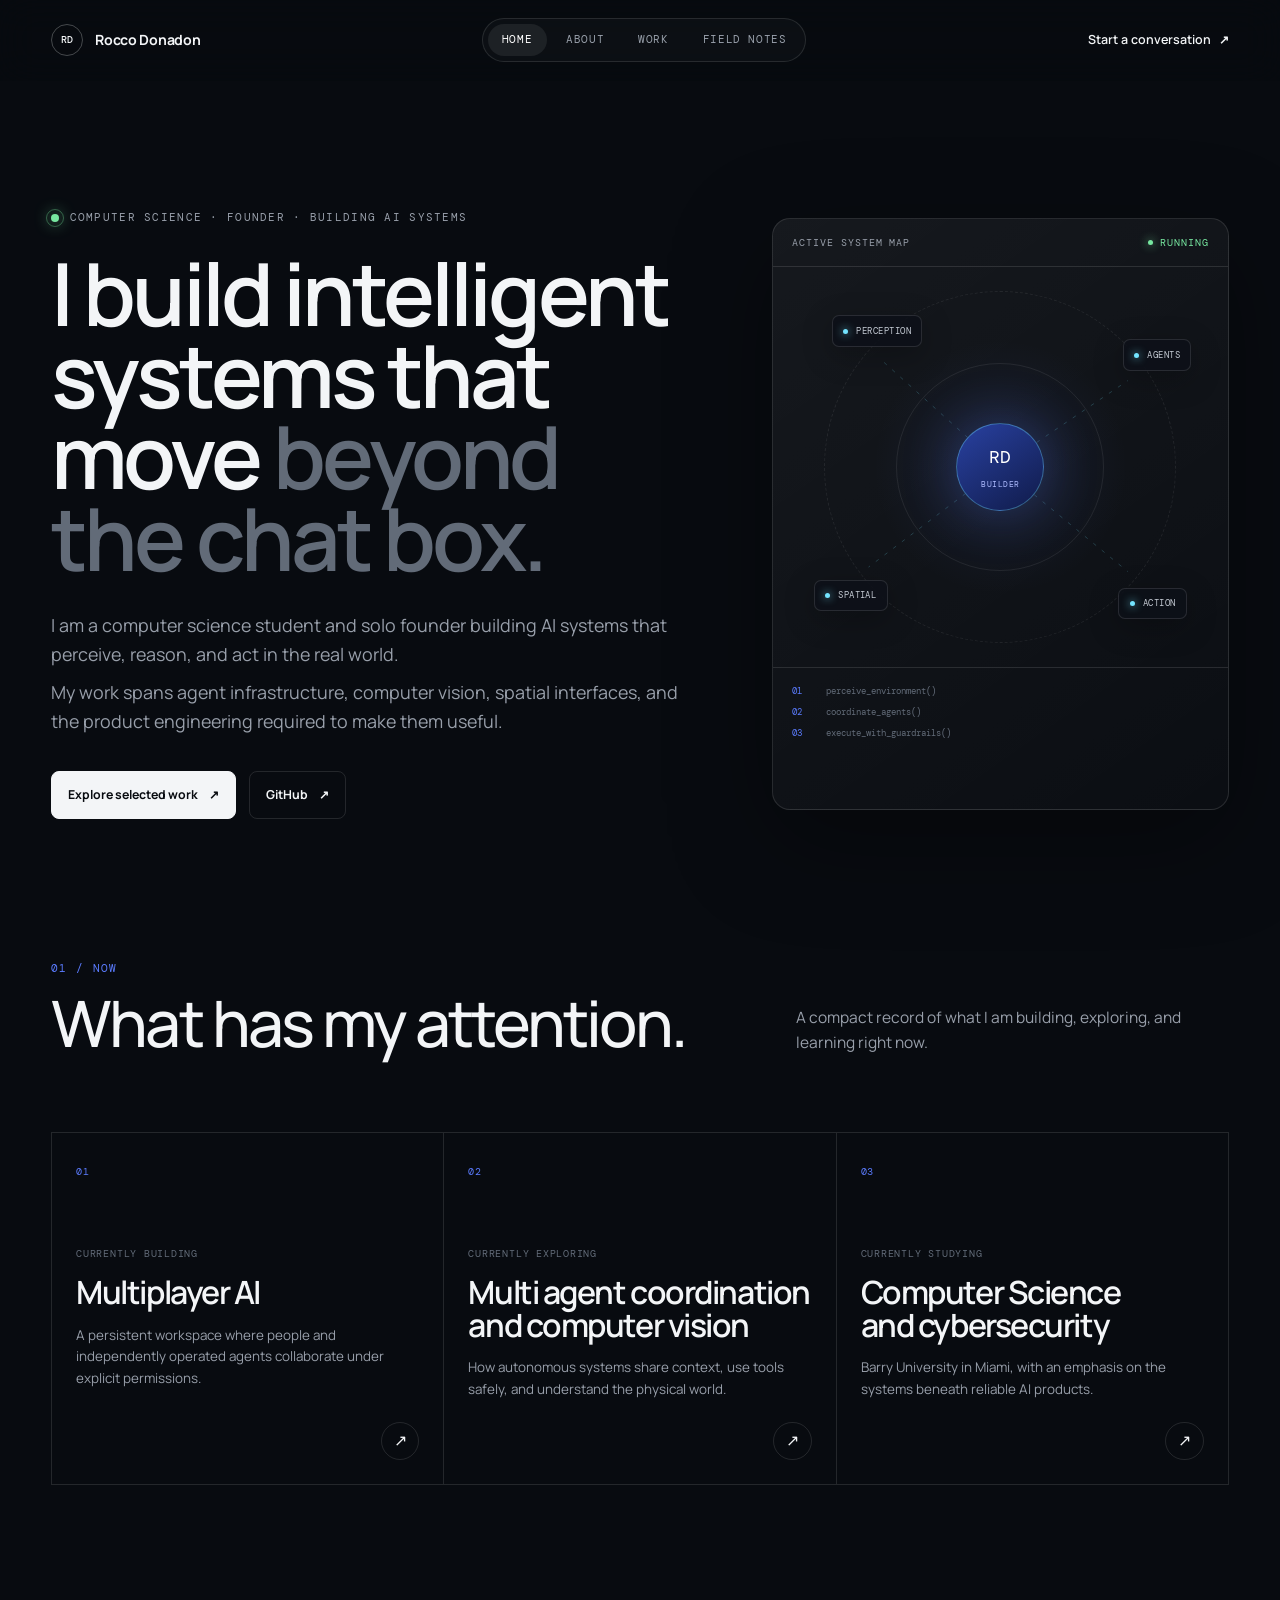
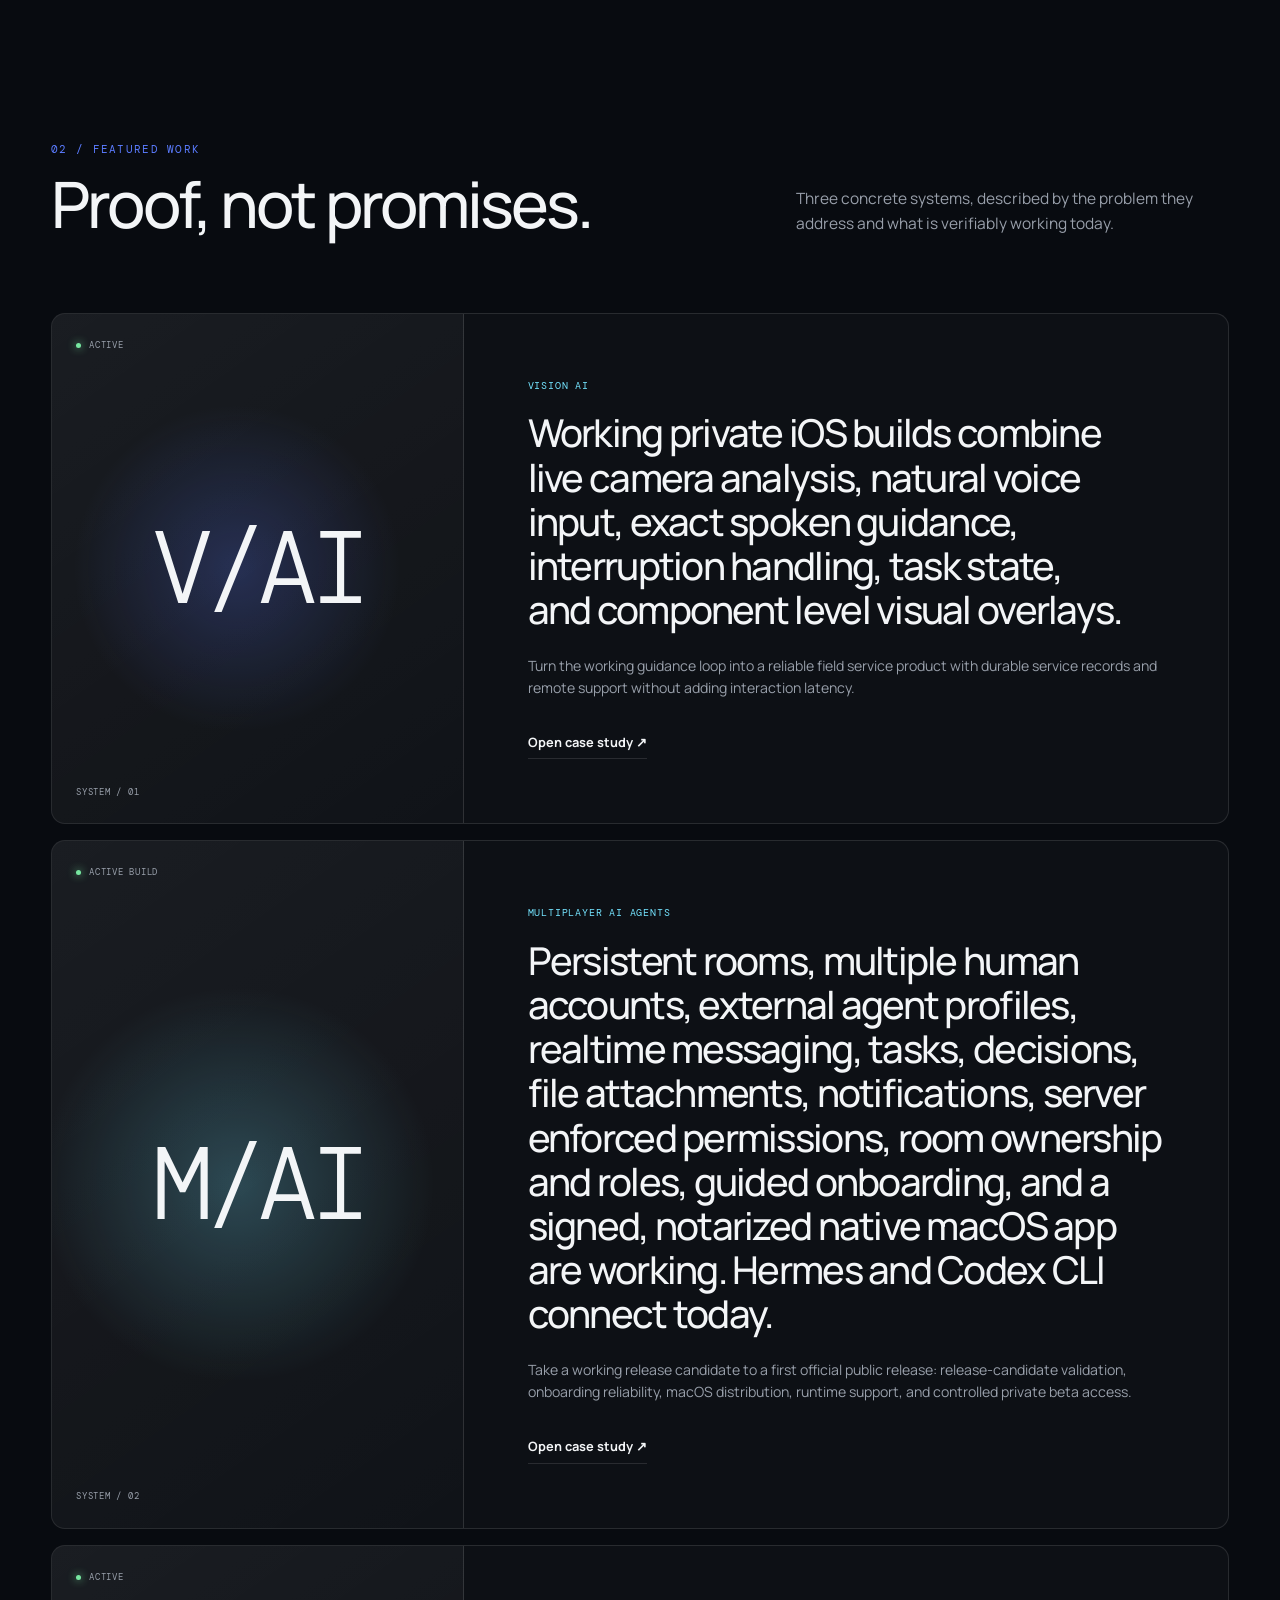
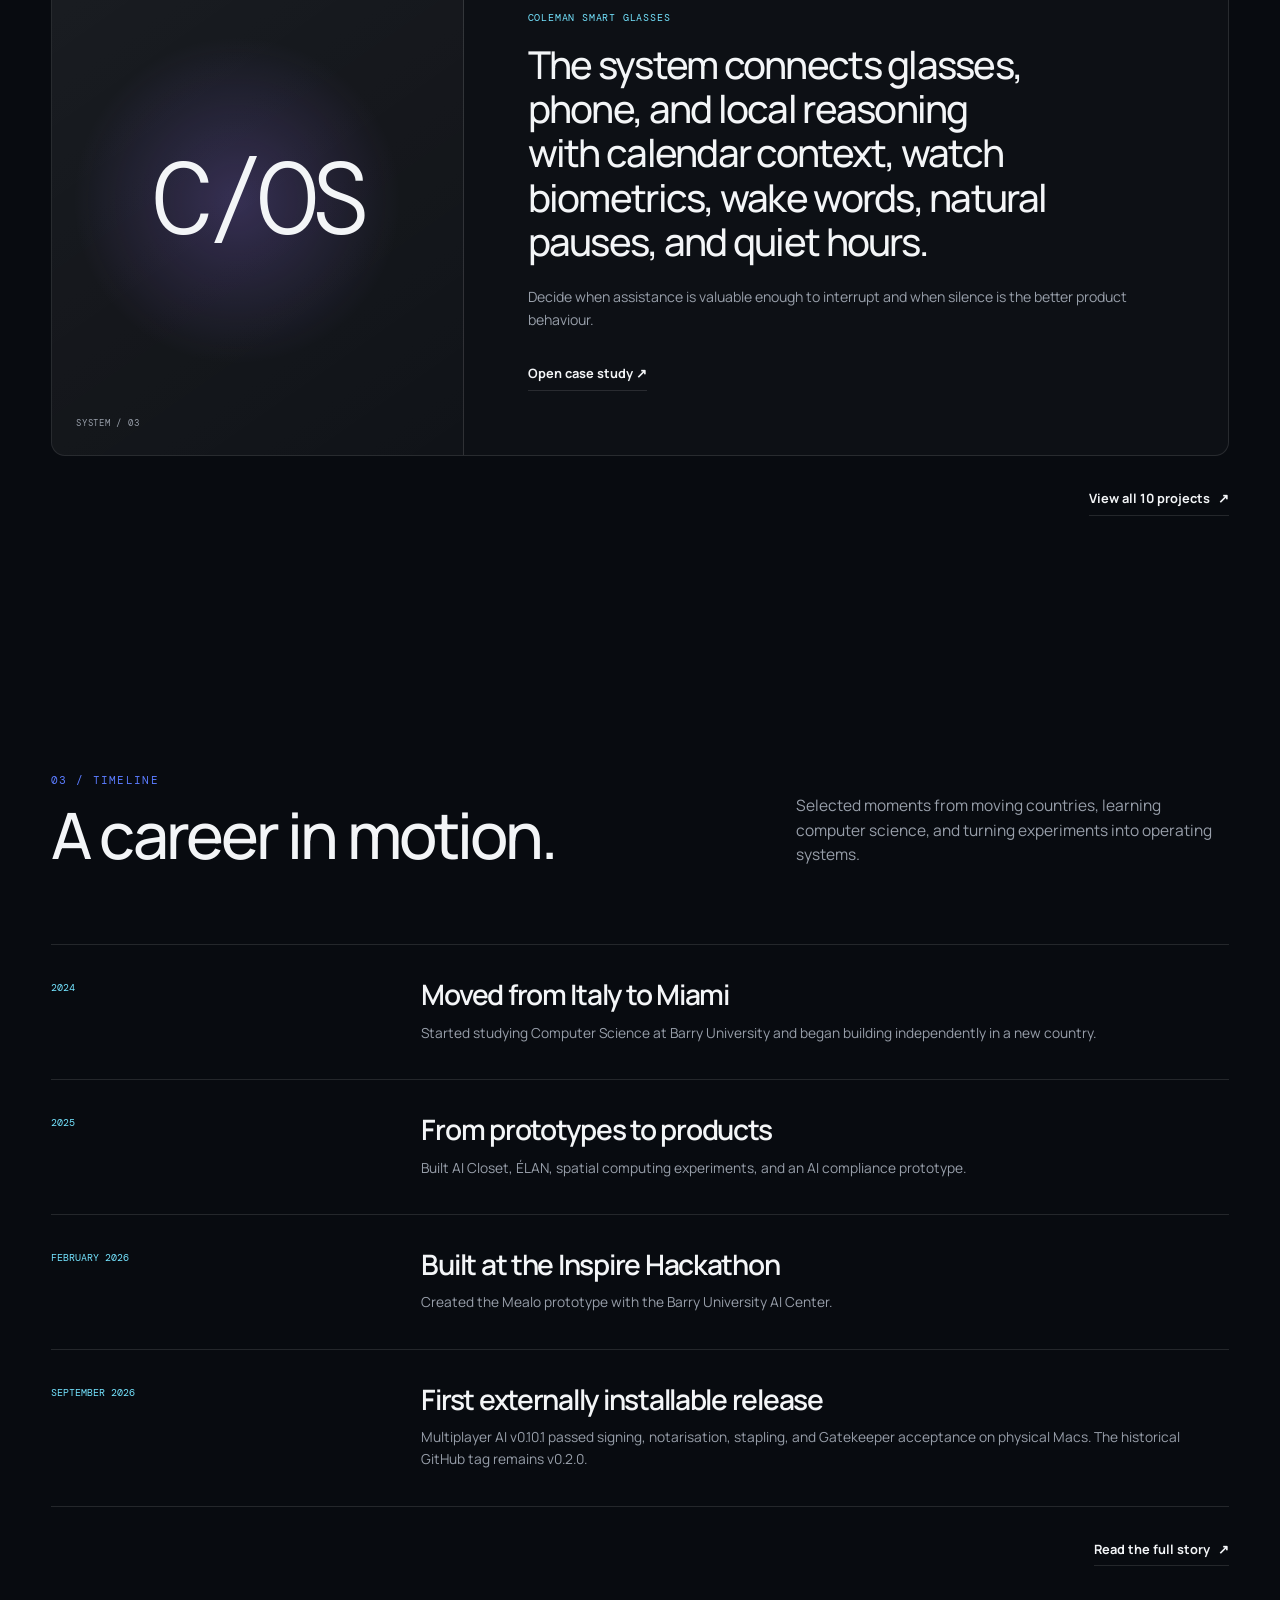
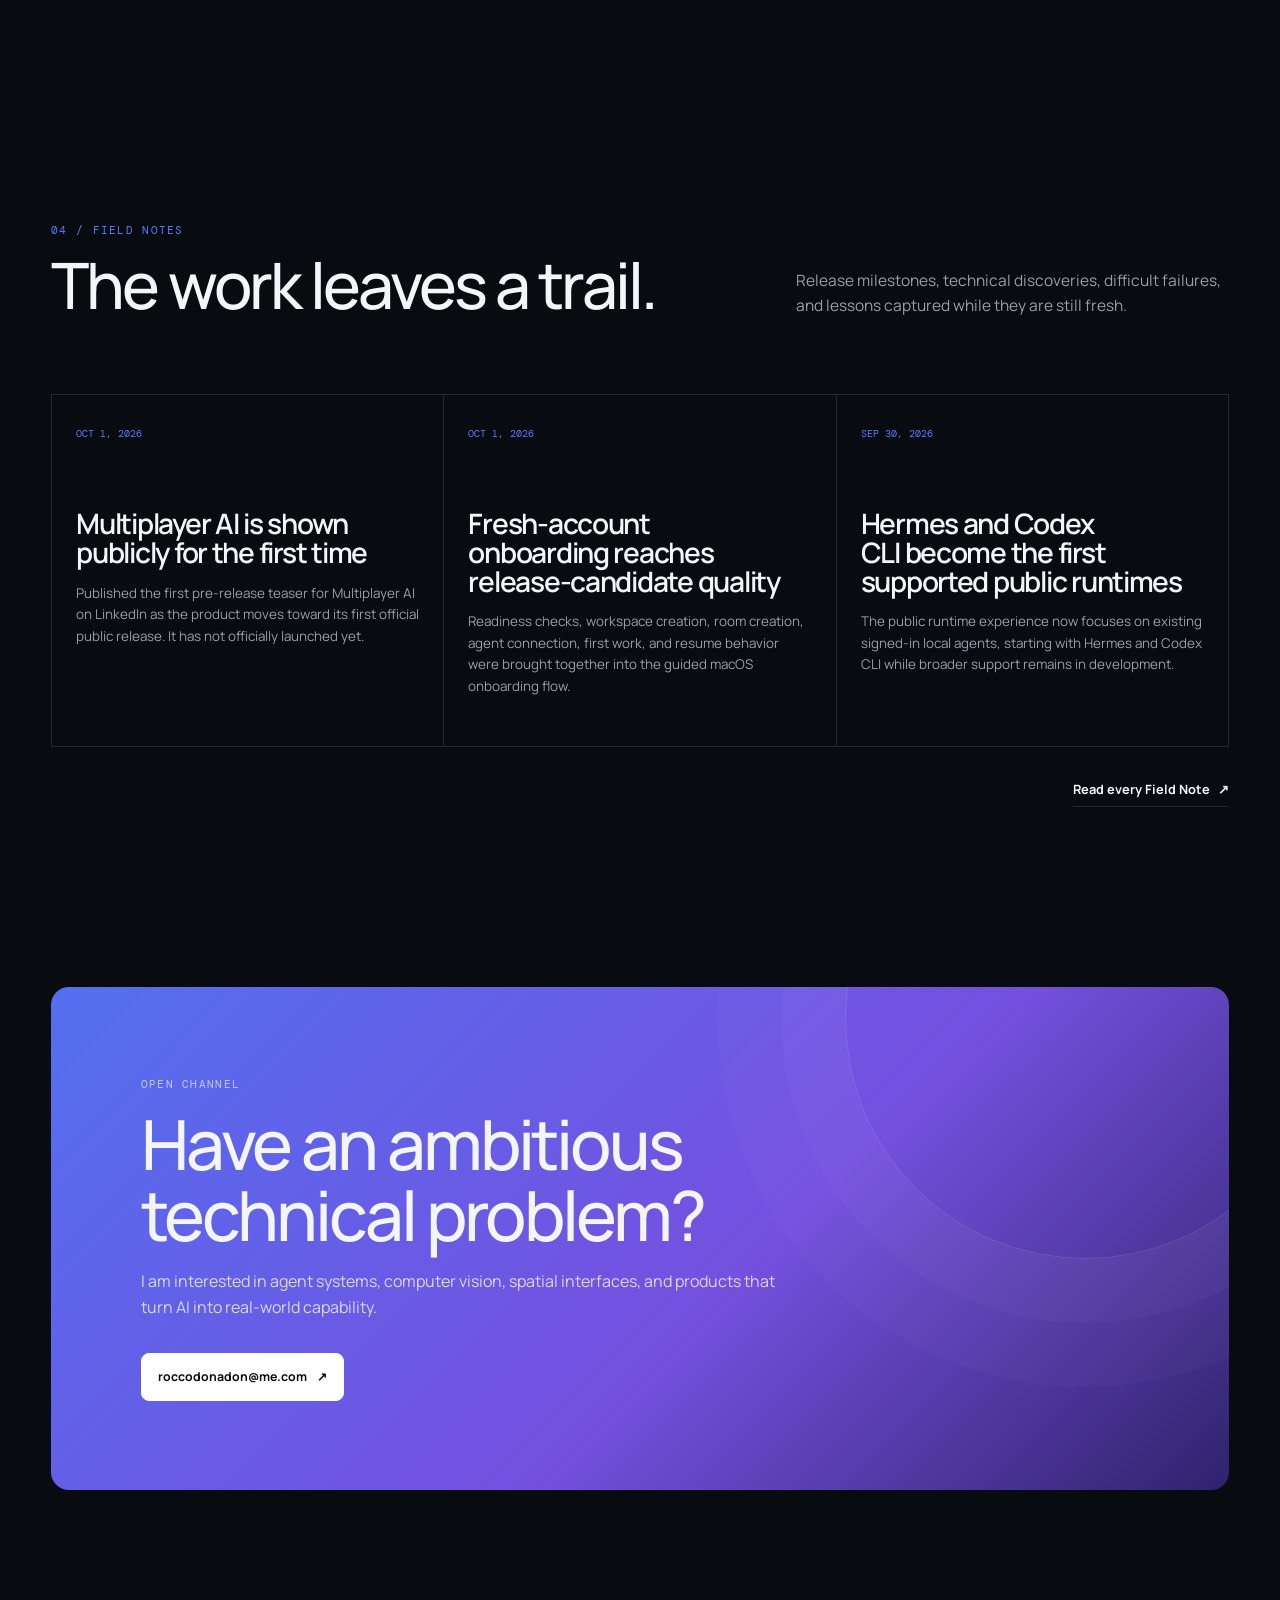
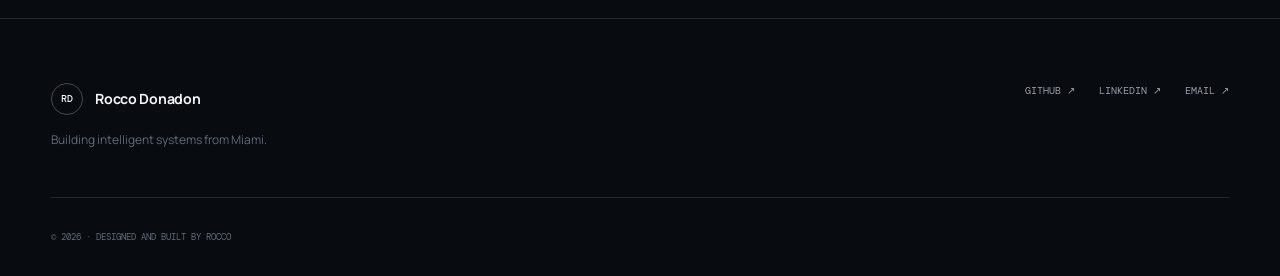
<file: index.html>
<!doctype html>
<html lang="en">
<head>
  <meta charset="utf-8">
  <meta name="viewport" content="width=device-width, initial-scale=1">
  <title>Rocco Donadon — AI Systems & Product Engineering</title>
  <meta name="description" content="Rocco Donadon is a computer science student and solo founder building agent systems, spatial interfaces, and AI products.">
  <meta name="theme-color" content="#080b10">
  <meta name="color-scheme" content="dark">
  <link rel="stylesheet" href="styles.css">
  <script>document.documentElement.classList.add("js");</script>
  <script src="data.js" defer></script>
  <script src="ui.js" defer></script>
  <script src="main.js" defer></script>
</head>
<body>
<a class="skip-link" href="#main">Skip to content</a>
<div class="scroll-progress" aria-hidden="true"><span id="scroll-progress"></span></div>
<div class="ambient ambient--one" aria-hidden="true"></div>
<div class="ambient ambient--two" aria-hidden="true"></div>
<div class="cursor-glow" id="cursor-glow" aria-hidden="true"></div>

<header class="site-header">
  <div class="wrap header-inner">
    <a class="wordmark" href="index.html" aria-label="Rocco Donadon, home"><span class="wordmark__mark">RD</span><span>Rocco Donadon</span></a>
    <nav class="site-nav" aria-label="Primary navigation">
      <a href="index.html" aria-current="page">Home</a>
      <a href="about.html">About</a>
      <a href="work.html">Work</a>
      <a href="updates.html">Field Notes</a>
    </nav>
    <a class="header-cta" href="mailto:roccodonadon@me.com">Start a conversation <span aria-hidden="true">↗</span></a>
  </div>
</header>

<main id="main">
  <section class="hero">
    <div class="wrap hero__grid">
      <div class="hero__copy">
        <p class="eyebrow reveal"><span class="eyebrow__signal"></span> Computer Science · Founder · Building AI Systems</p>
        <h1 class="hero__title reveal">I build intelligent systems that move <span>beyond the chat box.</span></h1>
        <div class="hero__intro reveal" id="hero-intro"></div>
        <div class="hero__actions reveal">
          <a class="button button--primary" href="work.html">Explore selected work <span aria-hidden="true">↗</span></a>
          <a class="button button--quiet" href="https://github.com/rocks06">GitHub <span aria-hidden="true">↗</span></a>
        </div>
      </div>

      <div class="system-card reveal" data-tilt>
        <div class="system-card__top">
          <span>Active system map</span>
          <span class="system-card__live"><i></i> Running</span>
        </div>
        <div class="system-map" aria-label="Diagram connecting perception, reasoning, agents, and action">
          <div class="system-map__orbit system-map__orbit--one"></div>
          <div class="system-map__orbit system-map__orbit--two"></div>
          <div class="system-node system-node--core"><span>RD</span><small>Builder</small></div>
          <div class="system-node system-node--vision"><i></i><span>Perception</span></div>
          <div class="system-node system-node--agents"><i></i><span>Agents</span></div>
          <div class="system-node system-node--spatial"><i></i><span>Spatial</span></div>
          <div class="system-node system-node--action"><i></i><span>Action</span></div>
          <svg class="system-lines" viewBox="0 0 500 430" aria-hidden="true"><path d="M250 215 L122 100 M250 215 L390 120 M250 215 L105 325 M250 215 L390 330"/></svg>
        </div>
        <div class="system-card__console" aria-hidden="true">
          <span><b>01</b> perceive_environment()</span>
          <span><b>02</b> coordinate_agents()</span>
          <span><b>03</b> execute_with_guardrails()</span>
        </div>
      </div>
    </div>

  </section>

  <section class="section section--now" id="now">
    <div class="wrap">
      <div class="section-heading reveal">
        <div><p class="section-kicker">01 / Now</p><h2>What has my attention.</h2></div>
        <p>A compact record of what I am building, exploring, and learning right now.</p>
      </div>
      <div class="now-grid" id="now-grid"></div>
    </div>
  </section>

  <section class="section section--work" id="work">
    <div class="wrap">
      <div class="section-heading reveal">
        <div><p class="section-kicker">02 / Featured work</p><h2>Proof, not promises.</h2></div>
        <p>Three concrete systems, described by the problem they address and what is verifiably working today.</p>
      </div>
      <div class="proof-grid" id="proof-grid"></div>
      <div class="section-action reveal"><a class="text-link" href="work.html">View all 10 projects <span>↗</span></a></div>
    </div>
  </section>

  <section class="section section--timeline" id="timeline">
    <div class="wrap">
      <div class="section-heading reveal">
        <div><p class="section-kicker">03 / Timeline</p><h2>A career in motion.</h2></div>
        <p>Selected moments from moving countries, learning computer science, and turning experiments into operating systems.</p>
      </div>
      <div class="career-timeline" id="career-timeline"></div>
      <div class="section-action reveal"><a class="text-link" href="about.html">Read the full story <span>↗</span></a></div>
    </div>
  </section>

  <section class="section section--notes-home" id="notes">
    <div class="wrap">
      <div class="section-heading reveal">
        <div><p class="section-kicker">04 / Field Notes</p><h2>The work leaves a trail.</h2></div>
        <p>Release milestones, technical discoveries, difficult failures, and lessons captured while they are still fresh.</p>
      </div>
      <div class="latest-notes" id="latest-notes"></div>
      <div class="section-action reveal"><a class="text-link" href="updates.html">Read every Field Note <span>↗</span></a></div>
    </div>
  </section>

  <section class="contact-section">
    <div class="wrap"><div class="contact-card reveal">
      <p class="section-kicker">Open channel</p><h2>Have an ambitious technical problem?</h2>
      <p>I am interested in agent systems, computer vision, spatial interfaces, and products that turn AI into real-world capability.</p>
      <a class="button button--light" href="mailto:roccodonadon@me.com">roccodonadon@me.com <span aria-hidden="true">↗</span></a>
    </div></div>
  </section>
</main>

<footer class="site-footer">
  <div class="wrap footer-inner">
    <div><a class="wordmark" href="index.html"><span class="wordmark__mark">RD</span><span>Rocco Donadon</span></a><p>Building intelligent systems from Miami.</p></div>
    <div class="footer-links"><a href="https://github.com/rocks06">GitHub ↗</a><a href="https://www.linkedin.com/in/rocco-donadon-19bb221ba/">LinkedIn ↗</a><a href="mailto:roccodonadon@me.com">Email ↗</a></div>
    <p class="footer-meta">© 2026 · Designed and built by Rocco</p>
  </div>
</footer>
</body>
</html>
</file>
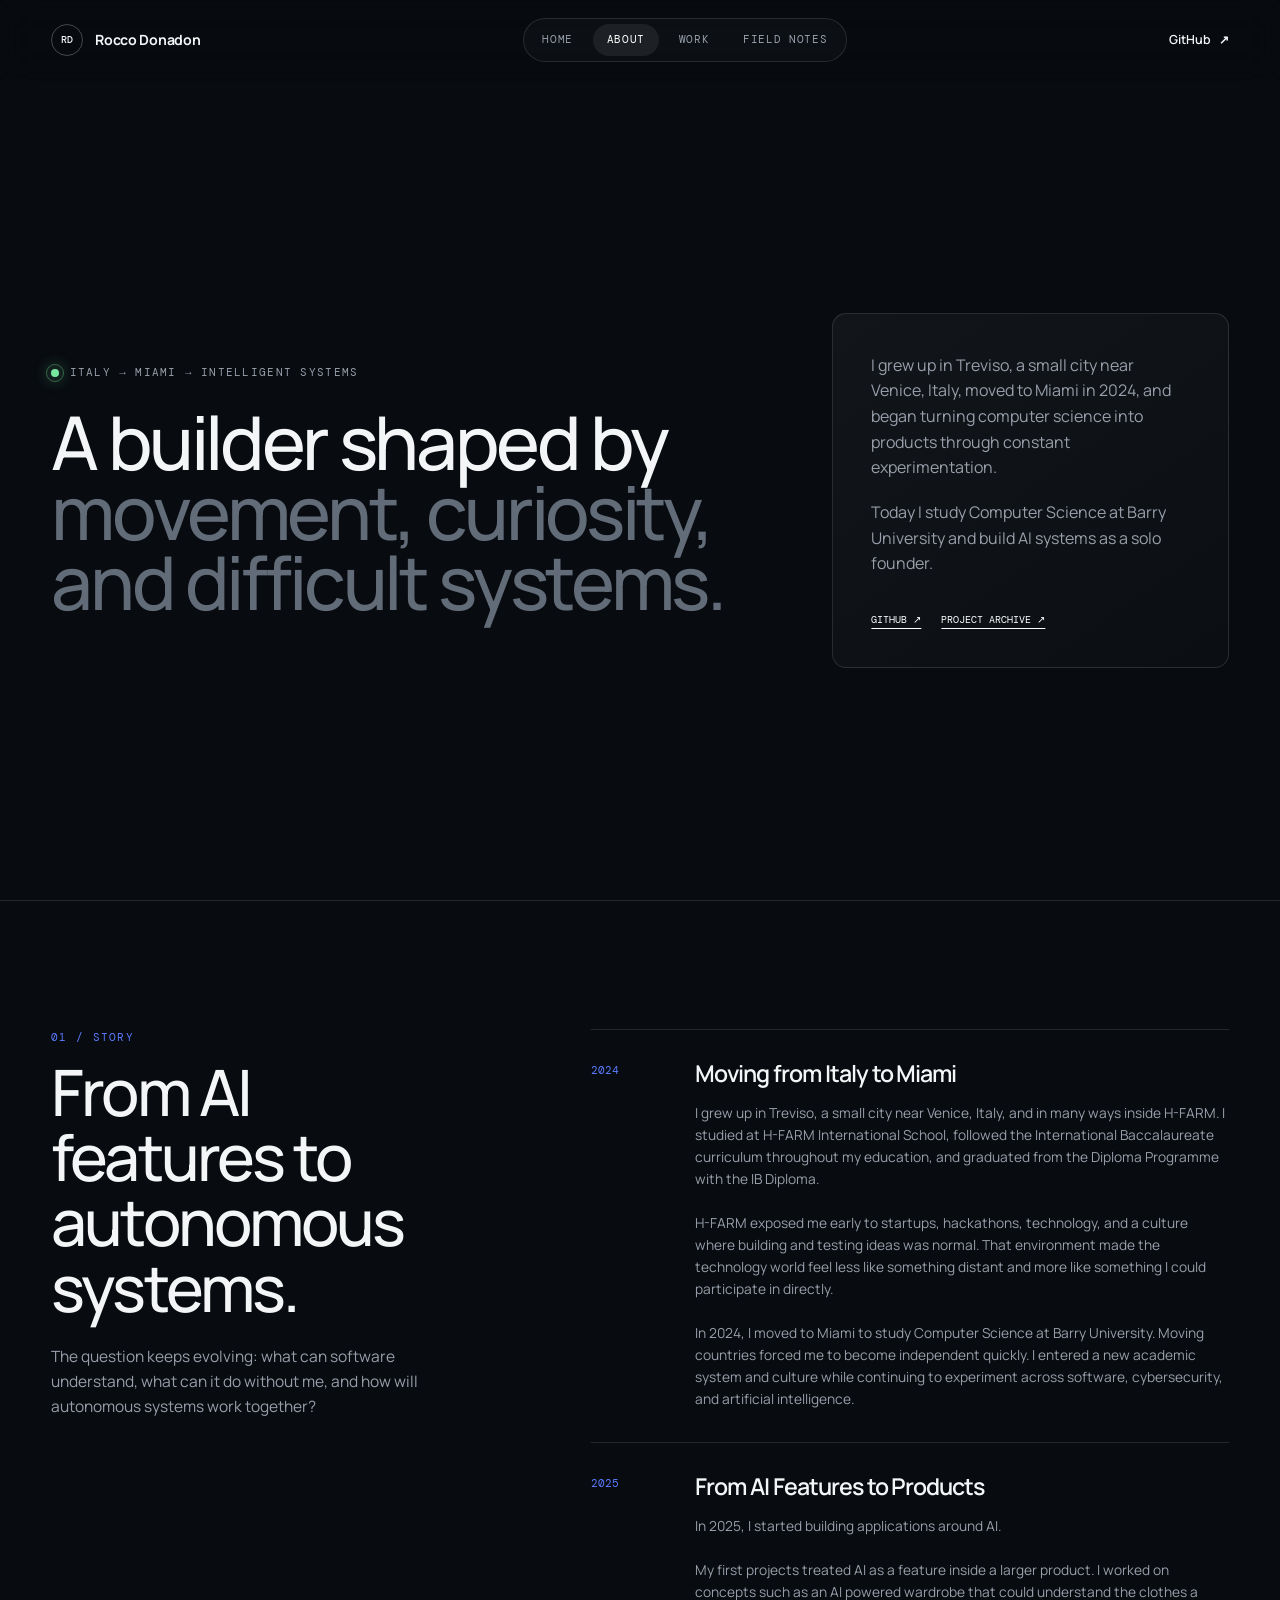
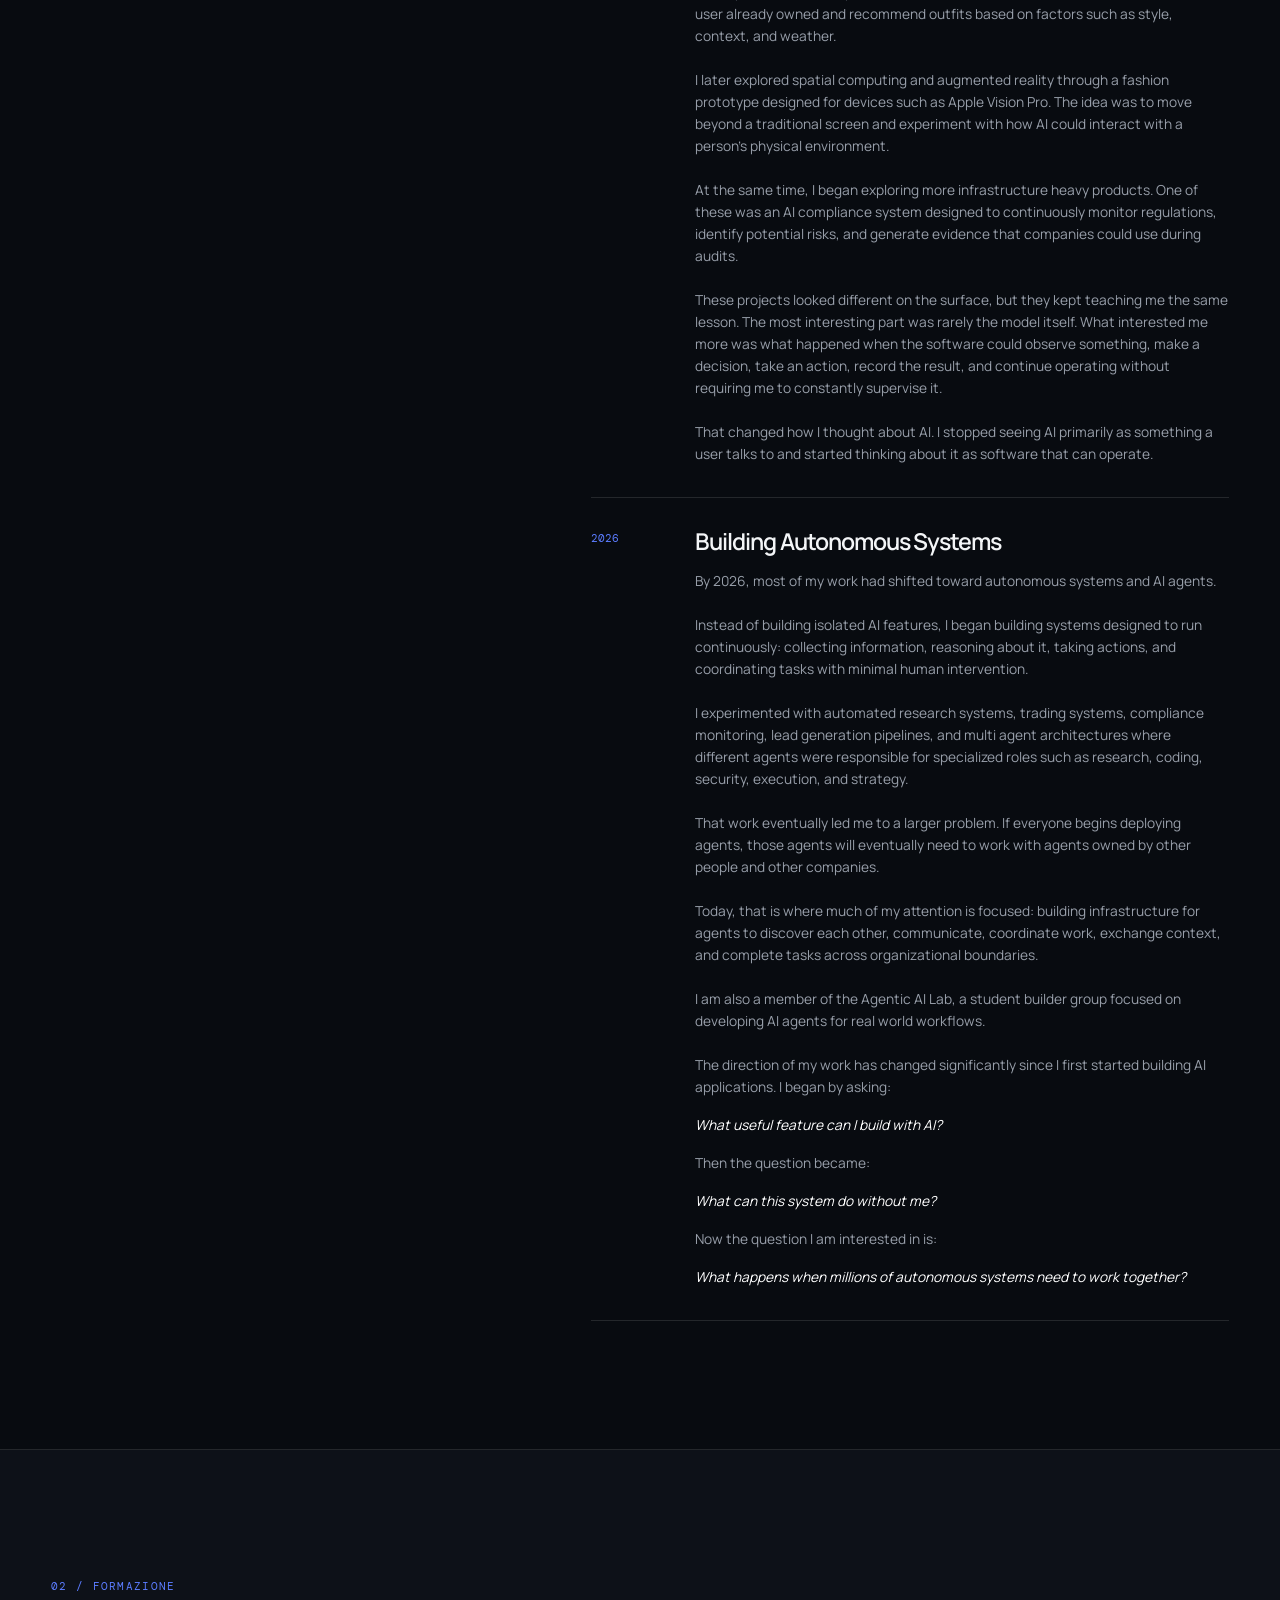
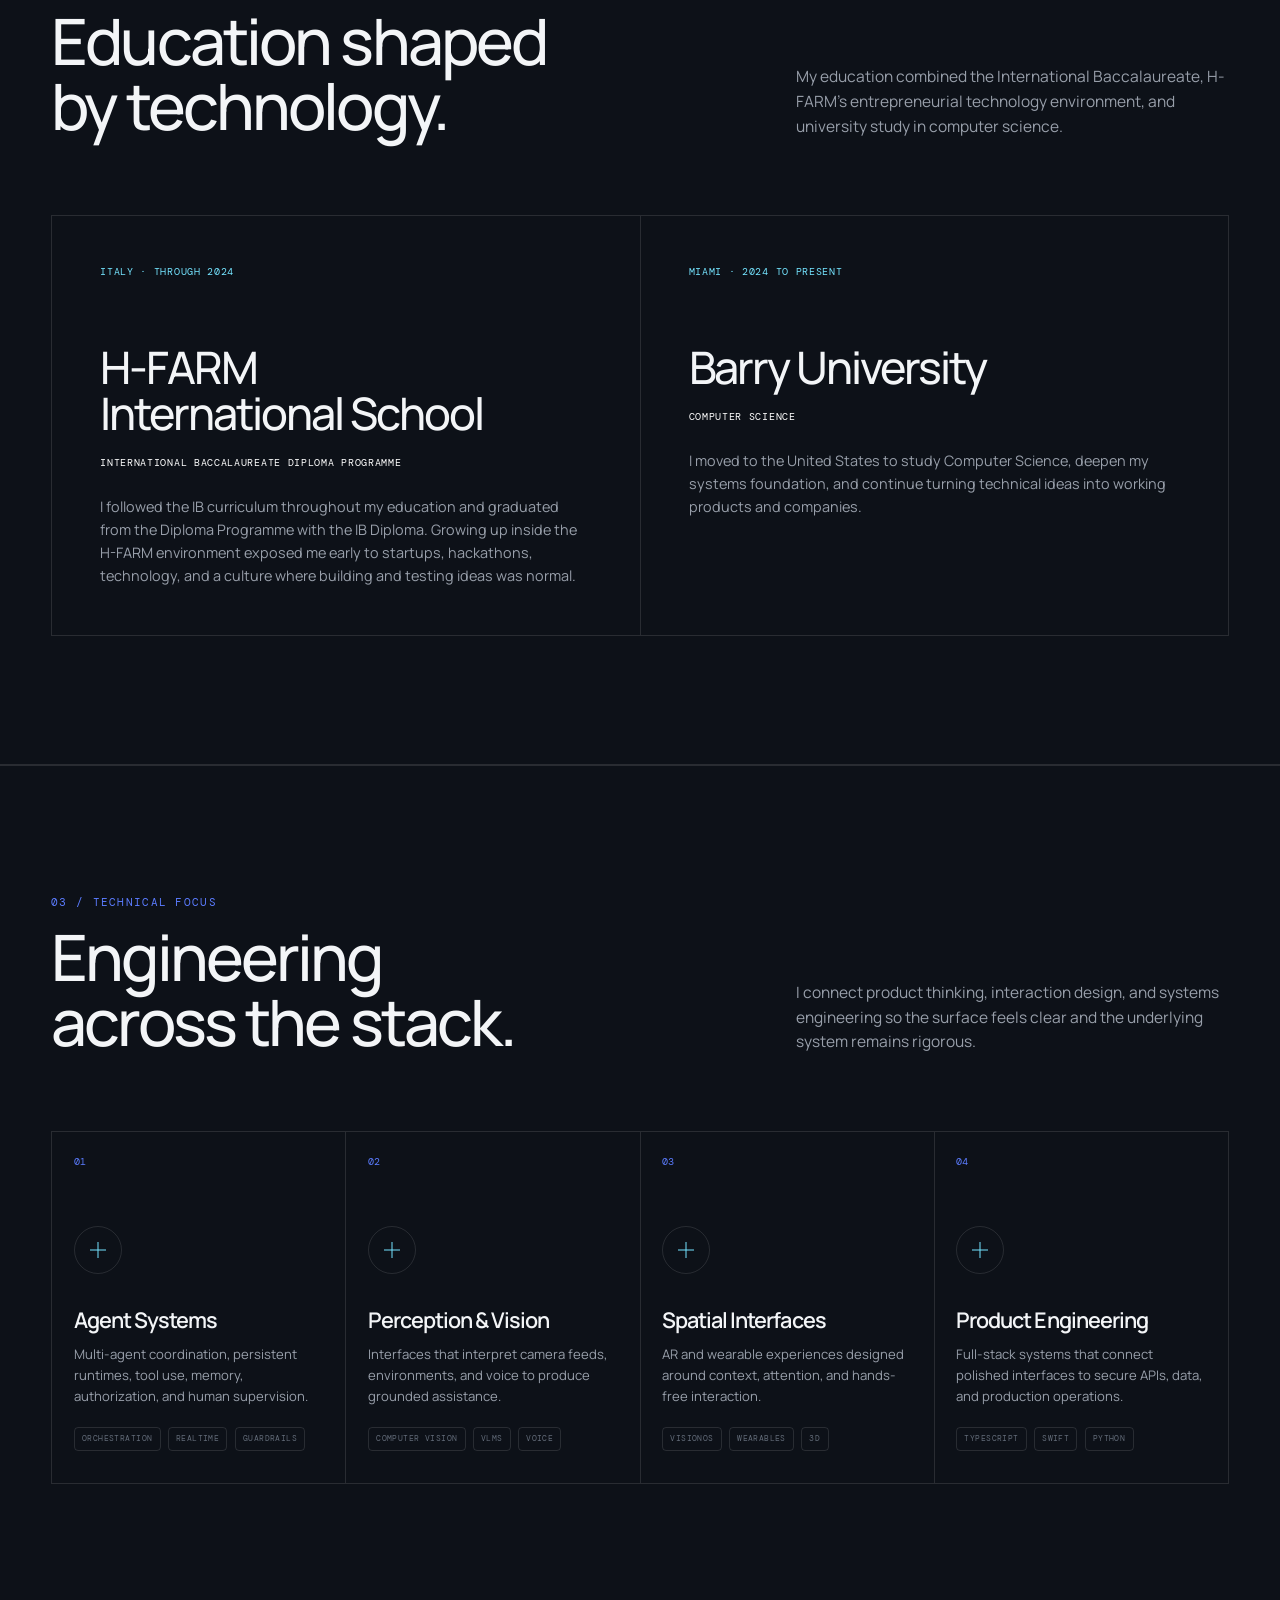
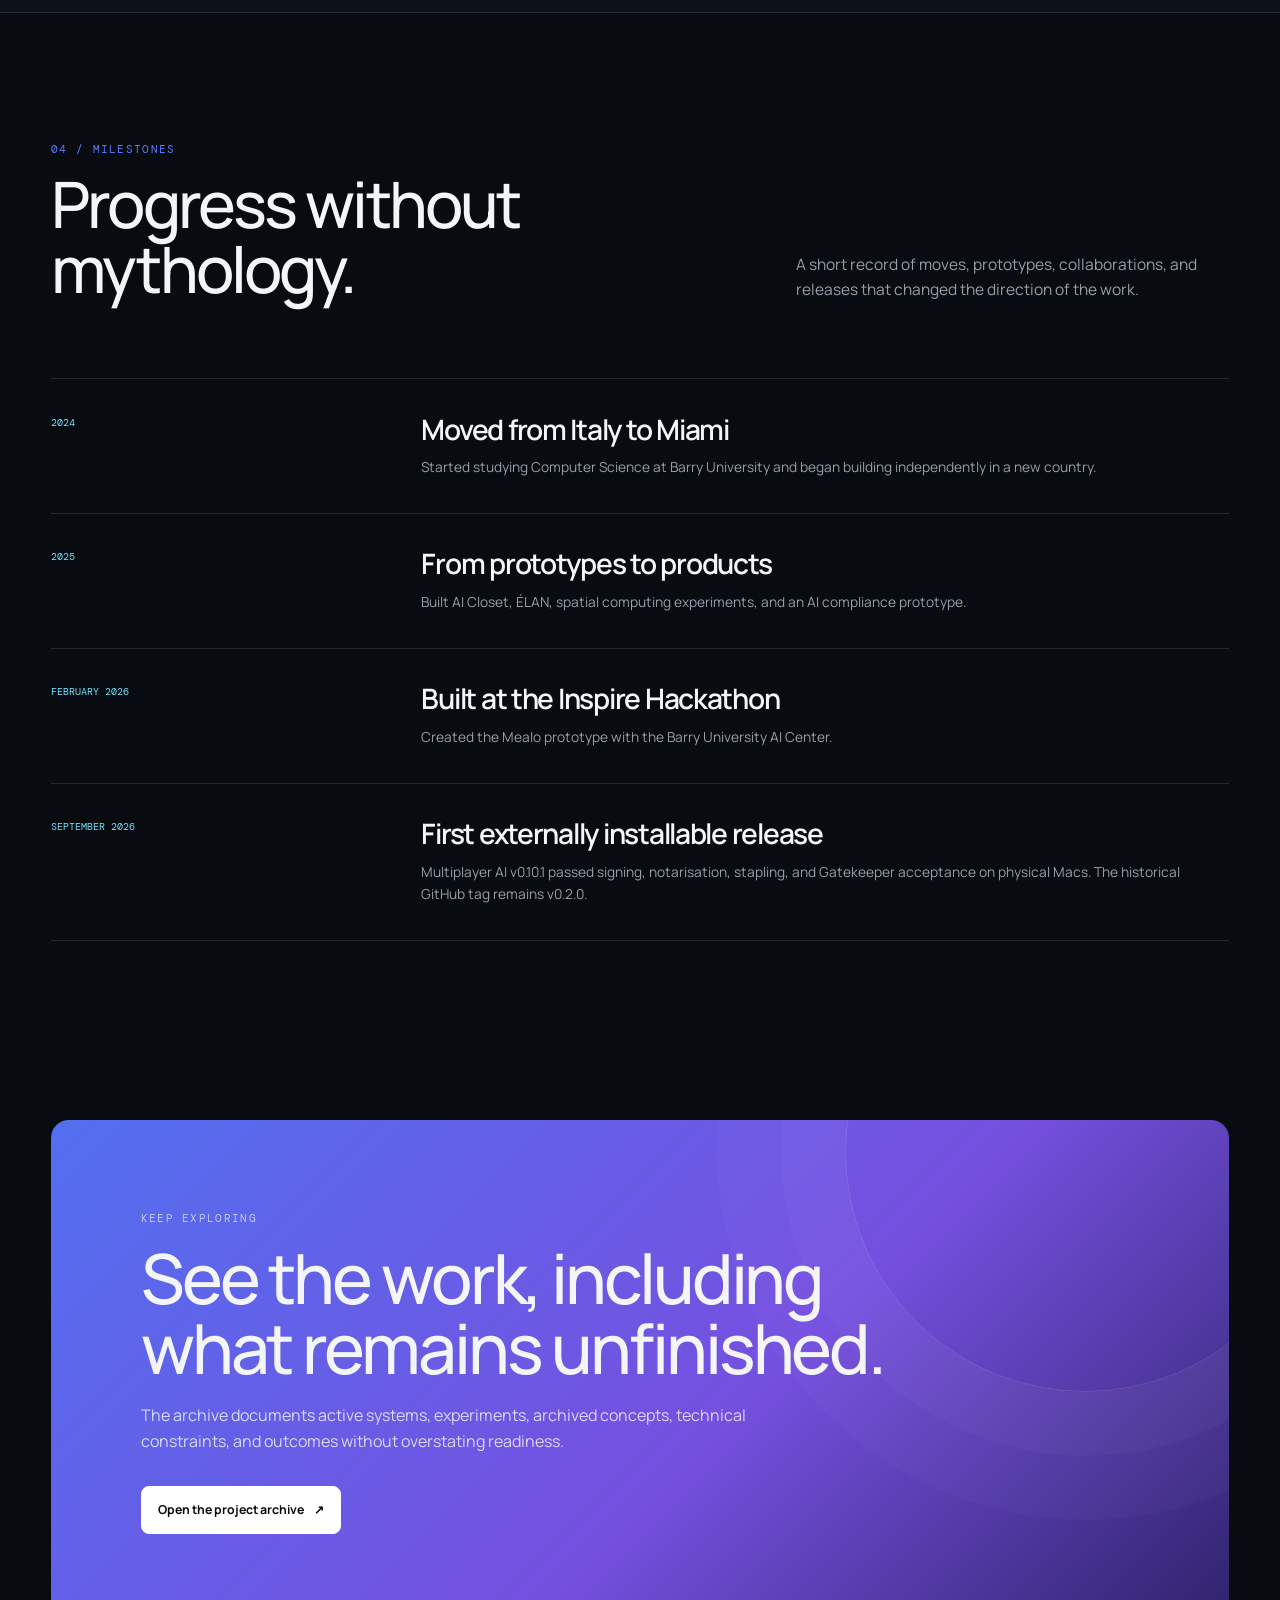
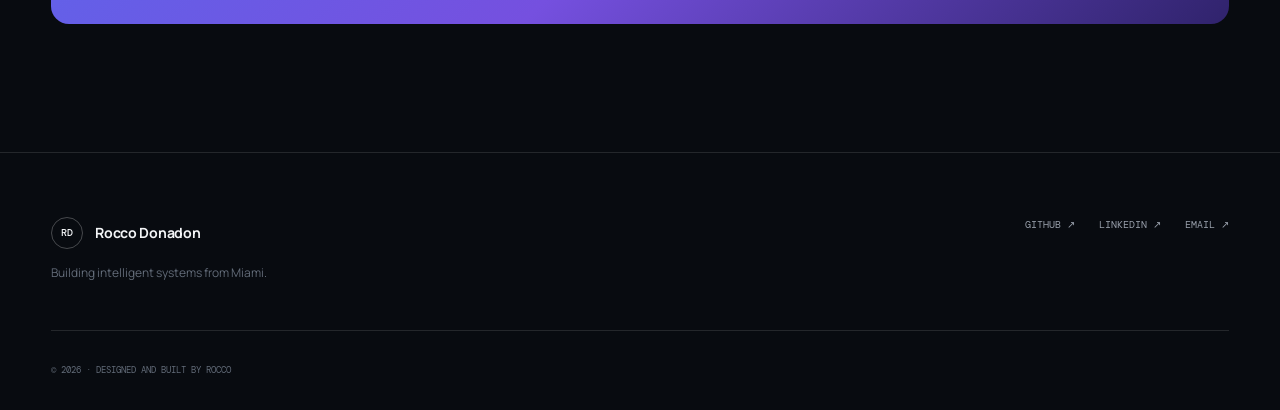
<file: about.html>
<!doctype html>
<html lang="en">
<head>
  <meta charset="utf-8">
  <meta name="viewport" content="width=device-width, initial-scale=1">
  <title>About — Rocco Donadon</title>
  <meta name="description" content="The story, trajectory, and technical focus of Rocco Donadon, a computer science student and solo founder building AI systems.">
  <meta name="theme-color" content="#080b10">
  <meta name="color-scheme" content="dark">
  <link rel="stylesheet" href="styles.css">
  <script>document.documentElement.classList.add("js");</script>
  <script src="data.js" defer></script>
  <script src="ui.js" defer></script>
  <script src="about.js" defer></script>
</head>
<body>
<a class="skip-link" href="#main">Skip to content</a>
<div class="scroll-progress" aria-hidden="true"><span id="scroll-progress"></span></div>
<div class="ambient ambient--one" aria-hidden="true"></div>
<div class="ambient ambient--two" aria-hidden="true"></div>
<div class="cursor-glow" id="cursor-glow" aria-hidden="true"></div>

<header class="site-header">
  <div class="wrap header-inner">
    <a class="wordmark" href="index.html" aria-label="Rocco Donadon, home"><span class="wordmark__mark">RD</span><span>Rocco Donadon</span></a>
    <nav class="site-nav" aria-label="Primary navigation">
      <a href="index.html">Home</a>
      <a href="about.html" aria-current="page">About</a>
      <a href="work.html">Work</a>
      <a href="updates.html">Field Notes</a>
    </nav>
    <a class="header-cta" href="https://github.com/rocks06">GitHub <span>↗</span></a>
  </div>
</header>

<main id="main">
  <section class="about-hero">
    <div class="wrap about-hero__grid">
      <div class="reveal">
        <p class="eyebrow"><span class="eyebrow__signal"></span> Italy → Miami → Intelligent systems</p>
        <h1>A builder shaped by <span>movement, curiosity, and difficult systems.</span></h1>
      </div>
      <div class="about-hero__aside reveal">
        <p>I grew up in Treviso, a small city near Venice, Italy, moved to Miami in 2024, and began turning computer science into products through constant experimentation.</p>
        <p>Today I study Computer Science at Barry University and build AI systems as a solo founder.</p>
        <div class="about-hero__links"><a href="https://github.com/rocks06">GitHub ↗</a><a href="work.html">Project archive ↗</a></div>
      </div>
    </div>
  </section>

  <section class="section about-story">
    <div class="wrap story-layout">
      <div class="story-intro reveal">
        <p class="section-kicker">01 / Story</p>
        <h2>From AI features to autonomous systems.</h2>
        <p>The question keeps evolving: what can software understand, what can it do without me, and how will autonomous systems work together?</p>
      </div>
      <div class="story-list" id="about-story-list"></div>
    </div>
  </section>

  <section class="section formation-section">
    <div class="wrap">
      <div class="section-heading reveal">
        <div><p class="section-kicker">02 / Formazione</p><h2>Education shaped by technology.</h2></div>
        <p>My education combined the International Baccalaureate, H-FARM's entrepreneurial technology environment, and university study in computer science.</p>
      </div>
      <div class="education-grid" id="education-grid"></div>
    </div>
  </section>

  <section class="section section--capabilities">
    <div class="wrap">
      <div class="section-heading reveal">
        <div><p class="section-kicker">03 / Technical focus</p><h2>Engineering across the stack.</h2></div>
        <p>I connect product thinking, interaction design, and systems engineering so the surface feels clear and the underlying system remains rigorous.</p>
      </div>
      <div class="capability-grid" id="about-capability-grid"></div>
    </div>
  </section>

  <section class="section about-milestones">
    <div class="wrap">
      <div class="section-heading reveal">
        <div><p class="section-kicker">04 / Milestones</p><h2>Progress without mythology.</h2></div>
        <p>A short record of moves, prototypes, collaborations, and releases that changed the direction of the work.</p>
      </div>
      <div class="career-timeline" id="about-milestone-list"></div>
    </div>
  </section>

  <section class="contact-section">
    <div class="wrap"><div class="contact-card reveal">
      <p class="section-kicker">Keep exploring</p><h2>See the work, including what remains unfinished.</h2>
      <p>The archive documents active systems, experiments, archived concepts, technical constraints, and outcomes without overstating readiness.</p>
      <a class="button button--light" href="work.html">Open the project archive <span>↗</span></a>
    </div></div>
  </section>
</main>

<footer class="site-footer"><div class="wrap footer-inner"><div><a class="wordmark" href="index.html"><span class="wordmark__mark">RD</span><span>Rocco Donadon</span></a><p>Building intelligent systems from Miami.</p></div><div class="footer-links"><a href="https://github.com/rocks06">GitHub ↗</a><a href="https://www.linkedin.com/in/rocco-donadon-19bb221ba/">LinkedIn ↗</a><a href="mailto:roccodonadon@me.com">Email ↗</a></div><p class="footer-meta">© 2026 · Designed and built by Rocco</p></div></footer>
</body>
</html>
</file>
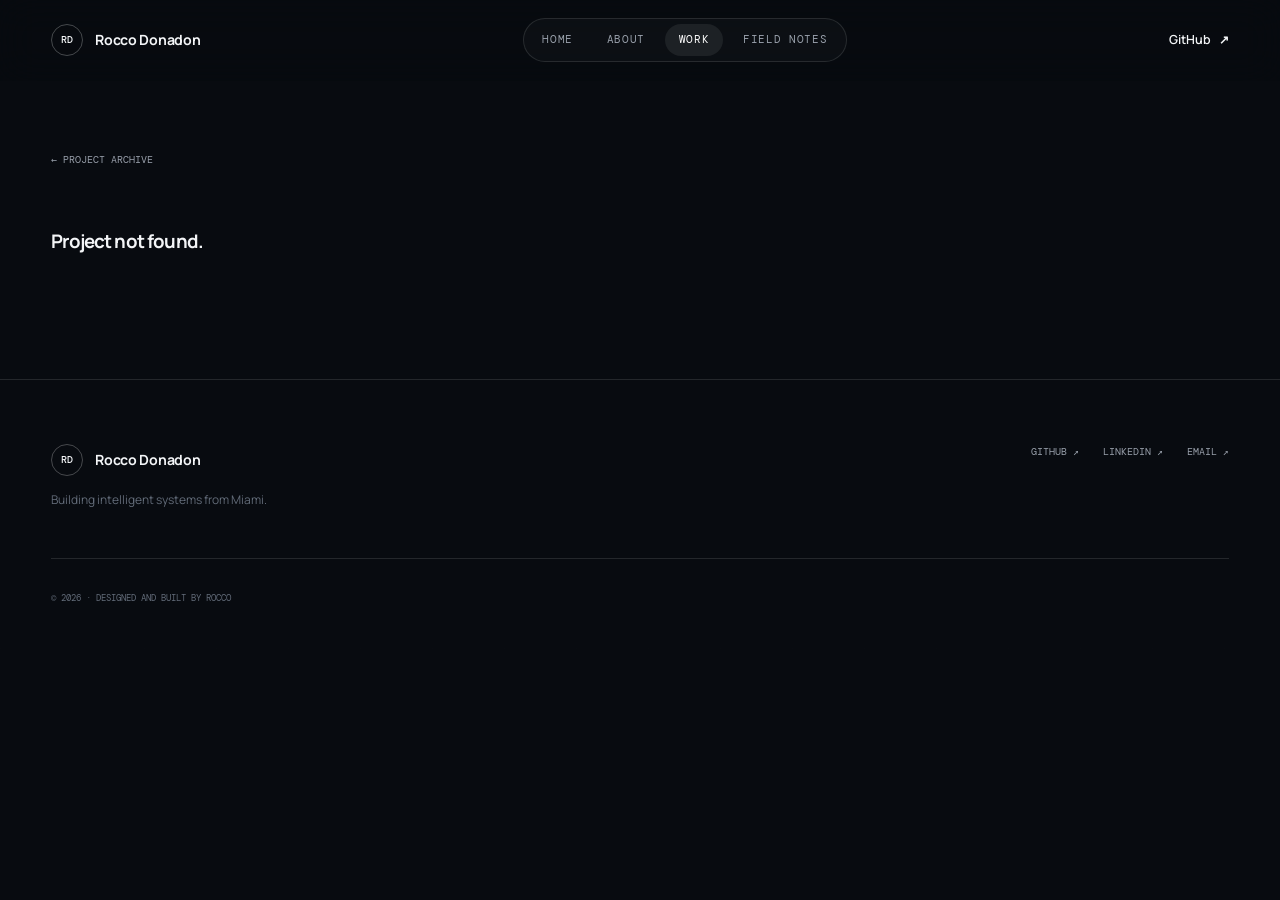
<file: project.html>
<!doctype html>
<html lang="en"><head>
  <meta charset="utf-8"><meta name="viewport" content="width=device-width, initial-scale=1"><title>Project — Rocco Donadon</title><meta name="theme-color" content="#080b10"><meta name="color-scheme" content="dark"><link rel="stylesheet" href="styles.css">
  <script>document.documentElement.classList.add("js");</script><script src="data.js" defer></script><script src="ui.js" defer></script><script src="project.js" defer></script>
</head><body>
<a class="skip-link" href="#main">Skip to content</a><div class="scroll-progress" aria-hidden="true"><span id="scroll-progress"></span></div><div class="ambient ambient--one" aria-hidden="true"></div><div class="cursor-glow" id="cursor-glow" aria-hidden="true"></div>
<header class="site-header"><div class="wrap header-inner"><a class="wordmark" href="index.html"><span class="wordmark__mark">RD</span><span>Rocco Donadon</span></a><nav class="site-nav" aria-label="Primary navigation"><a href="index.html">Home</a><a href="about.html">About</a><a href="work.html" aria-current="page">Work</a><a href="updates.html">Field Notes</a></nav><a class="header-cta" href="https://github.com/rocks06">GitHub <span>↗</span></a></div></header>
<main id="main"><section class="project-detail"><div class="wrap"><a class="back-link" href="work.html">← Project archive</a><article id="project-content"></article></div></section></main>
<footer class="site-footer"><div class="wrap footer-inner"><div><a class="wordmark" href="index.html"><span class="wordmark__mark">RD</span><span>Rocco Donadon</span></a><p>Building intelligent systems from Miami.</p></div><div class="footer-links"><a href="https://github.com/rocks06">GitHub ↗</a><a href="https://www.linkedin.com/in/rocco-donadon-19bb221ba/">LinkedIn ↗</a><a href="mailto:roccodonadon@me.com">Email ↗</a></div><p class="footer-meta">© 2026 · Designed and built by Rocco</p></div></footer>
</body></html>
</file>
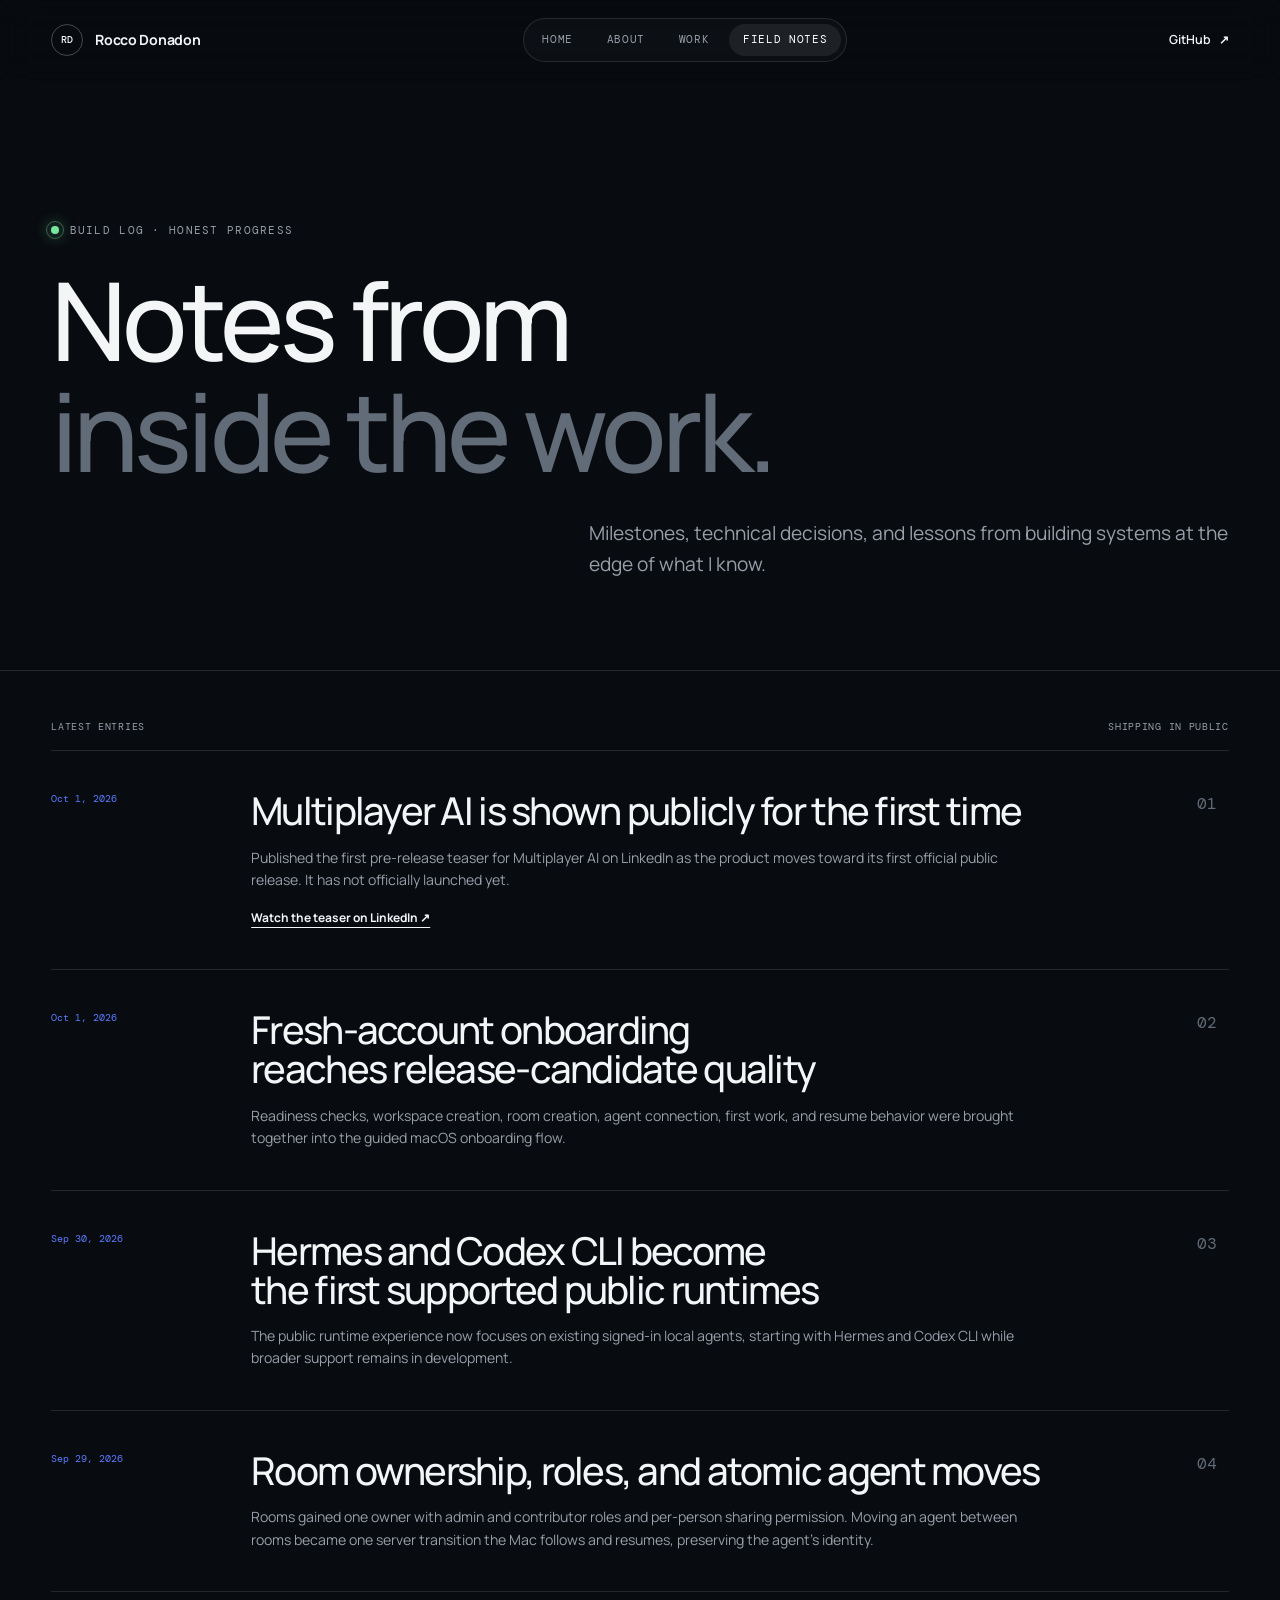
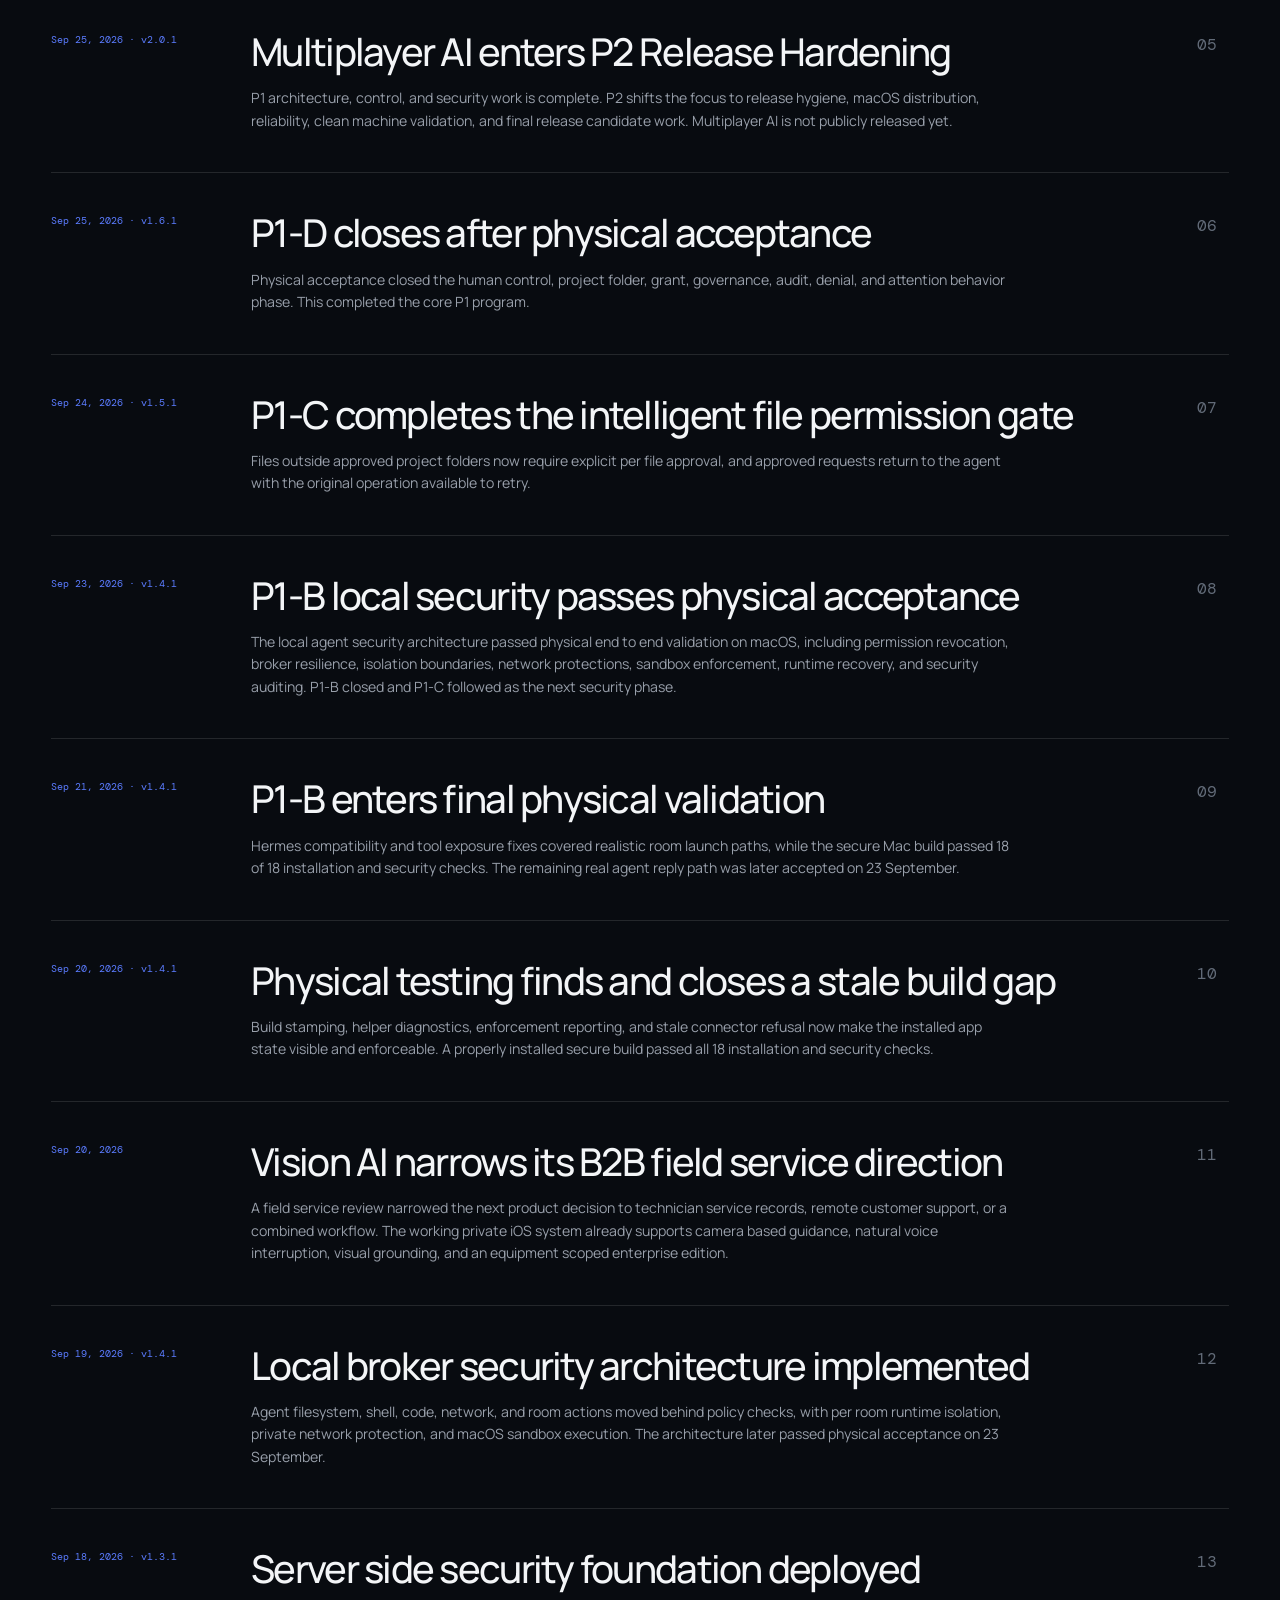
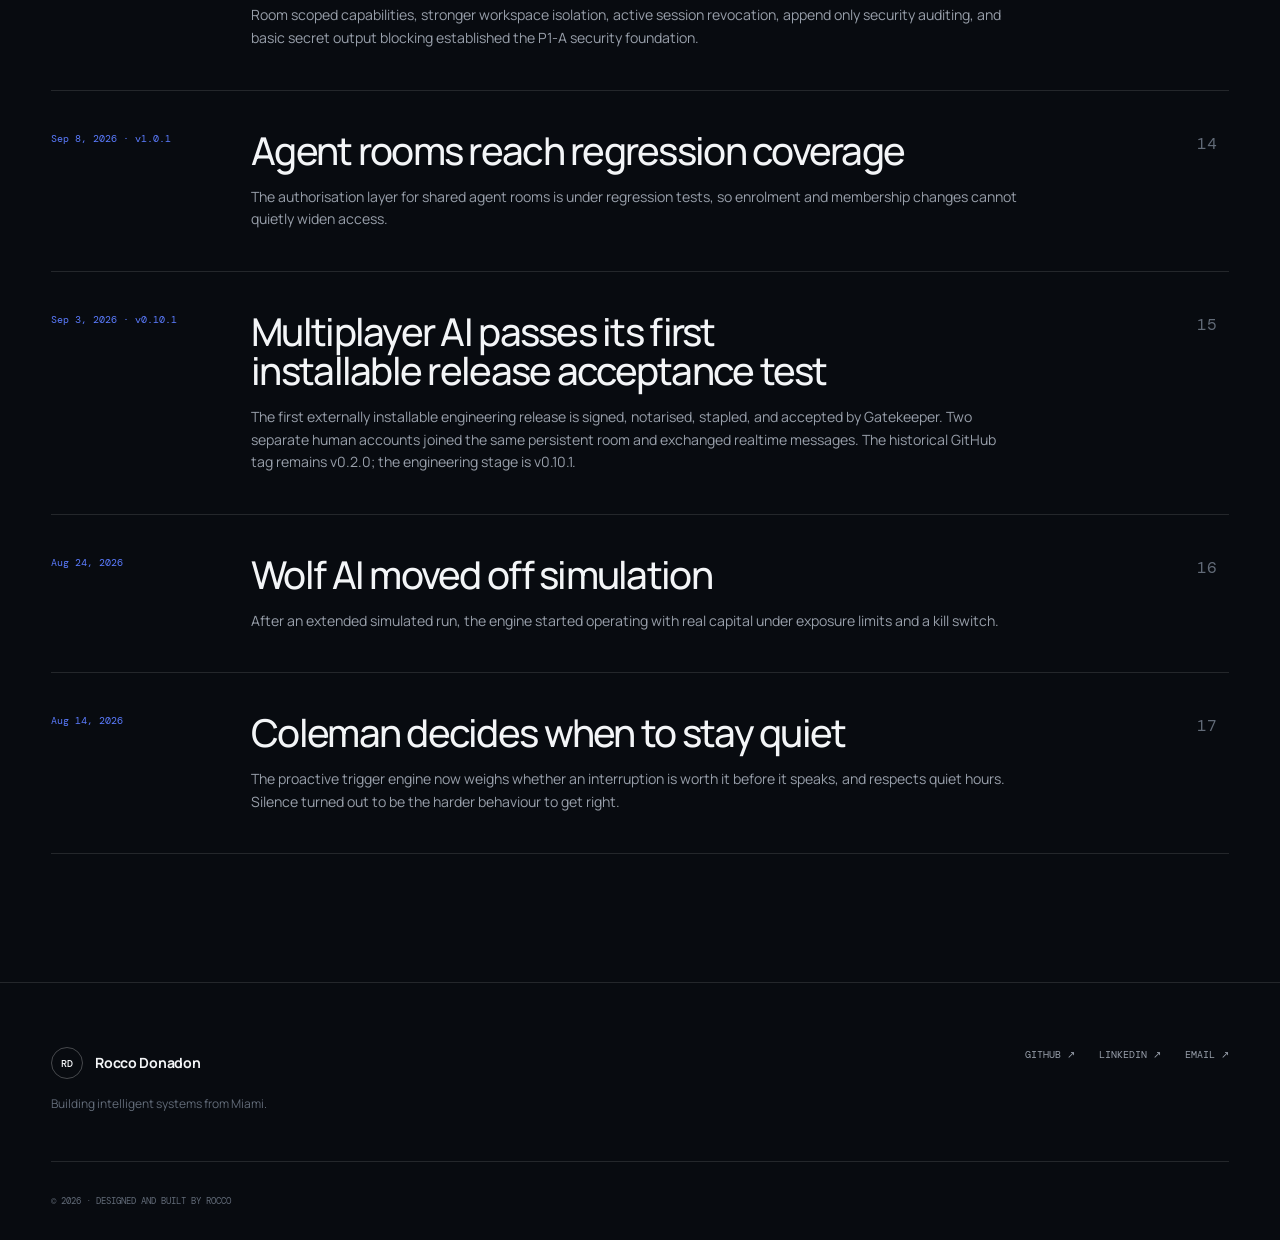
<file: updates.html>
<!doctype html>
<html lang="en"><head>
  <meta charset="utf-8"><meta name="viewport" content="width=device-width, initial-scale=1"><title>Field Notes — Rocco Donadon</title><meta name="description" content="Build notes and engineering milestones from Rocco Donadon.">
  <meta name="theme-color" content="#080b10"><meta name="color-scheme" content="dark"><link rel="stylesheet" href="styles.css">
  <script>document.documentElement.classList.add("js");</script><script src="data.js" defer></script><script src="ui.js" defer></script><script src="updates.js" defer></script>
</head><body>
<a class="skip-link" href="#main">Skip to content</a><div class="scroll-progress" aria-hidden="true"><span id="scroll-progress"></span></div><div class="ambient ambient--two" aria-hidden="true"></div><div class="cursor-glow" id="cursor-glow" aria-hidden="true"></div>
<header class="site-header"><div class="wrap header-inner"><a class="wordmark" href="index.html"><span class="wordmark__mark">RD</span><span>Rocco Donadon</span></a><nav class="site-nav" aria-label="Primary navigation"><a href="index.html">Home</a><a href="about.html">About</a><a href="work.html">Work</a><a href="updates.html" aria-current="page">Field Notes</a></nav><a class="header-cta" href="https://github.com/rocks06">GitHub <span>↗</span></a></div></header>
<main id="main"><section class="page-hero page-hero--notes"><div class="wrap"><p class="eyebrow reveal"><span class="eyebrow__signal"></span> Build log · Honest progress</p><h1 class="reveal">Notes from<br><span>inside the work.</span></h1><p class="page-hero__lede reveal">Milestones, technical decisions, and lessons from building systems at the edge of what I know.</p></div></section><section class="section notes-section"><div class="wrap"><div class="archive-header reveal"><span>Latest entries</span><span>Shipping in public</span></div><div class="notes-list" id="update-list"></div></div></section></main>
<footer class="site-footer"><div class="wrap footer-inner"><div><a class="wordmark" href="index.html"><span class="wordmark__mark">RD</span><span>Rocco Donadon</span></a><p>Building intelligent systems from Miami.</p></div><div class="footer-links"><a href="https://github.com/rocks06">GitHub ↗</a><a href="https://www.linkedin.com/in/rocco-donadon-19bb221ba/">LinkedIn ↗</a><a href="mailto:roccodonadon@me.com">Email ↗</a></div><p class="footer-meta">© 2026 · Designed and built by Rocco</p></div></footer>
</body></html>
</file>
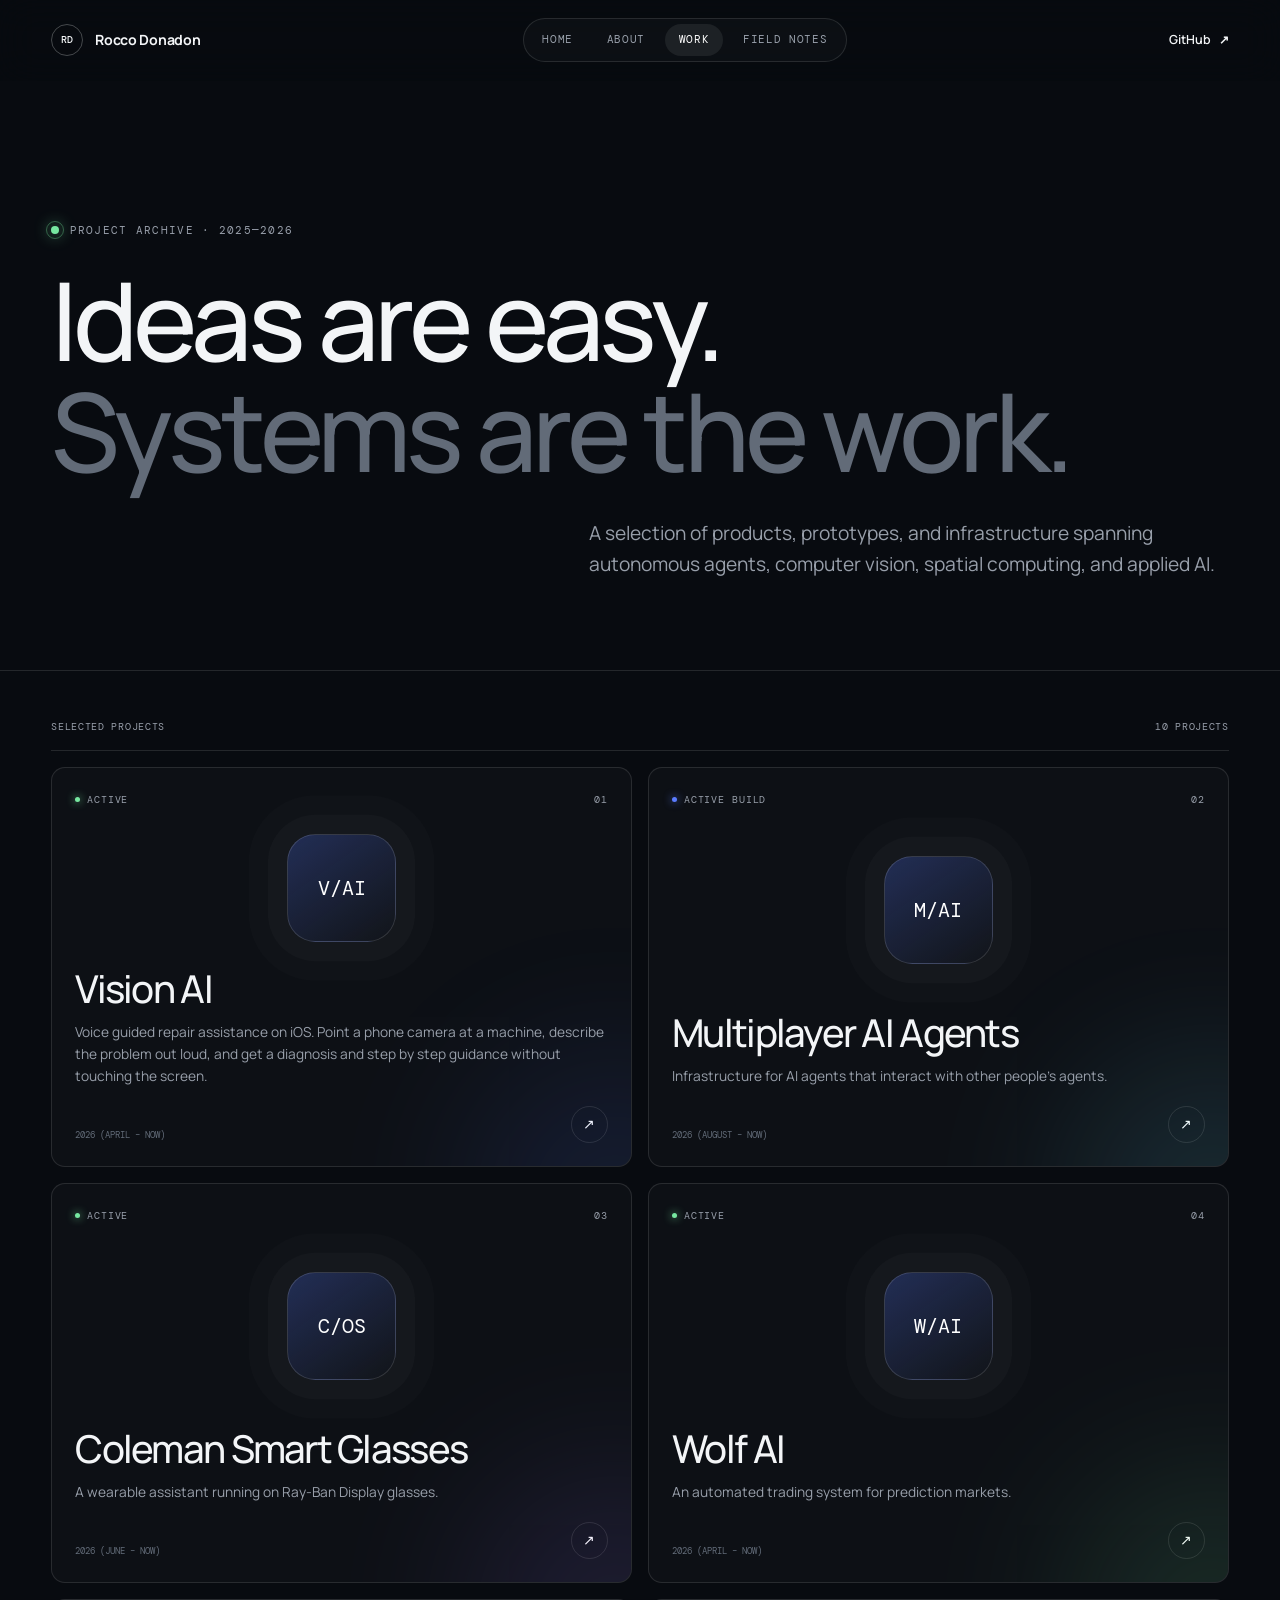
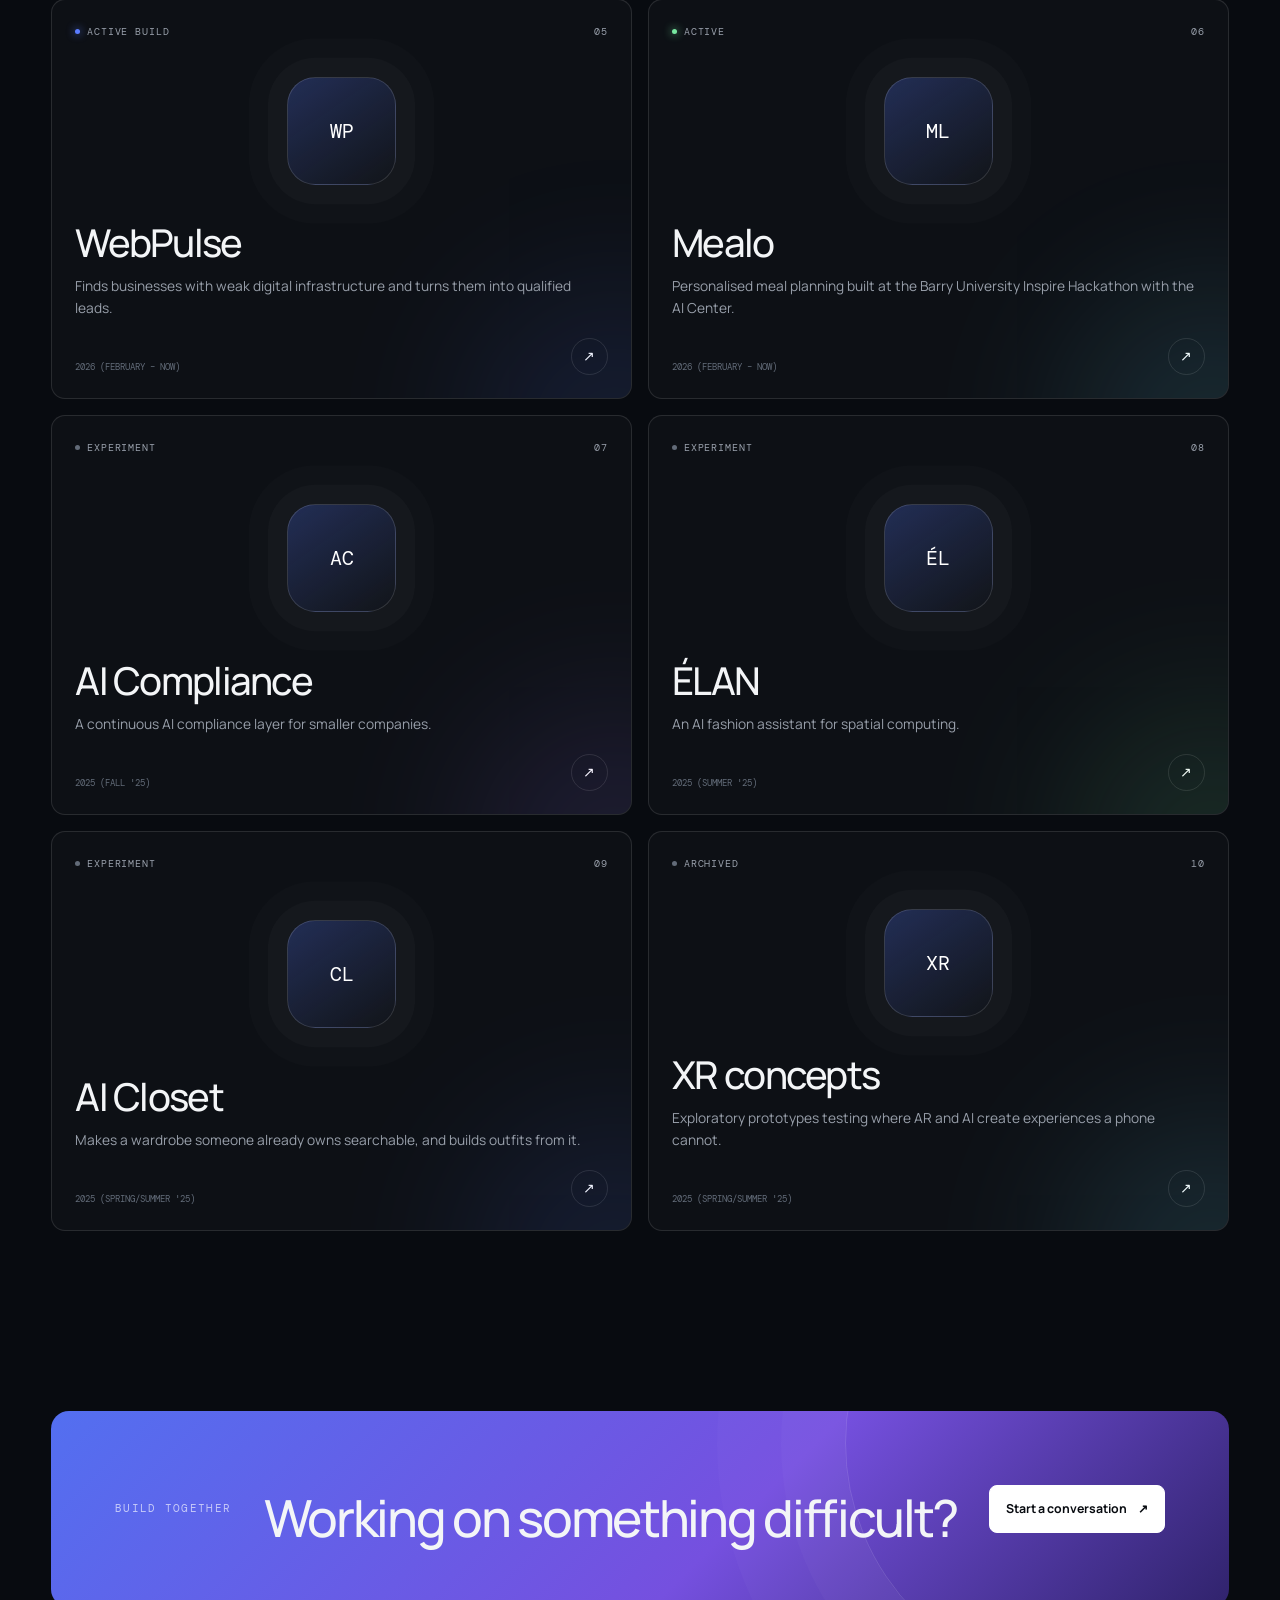
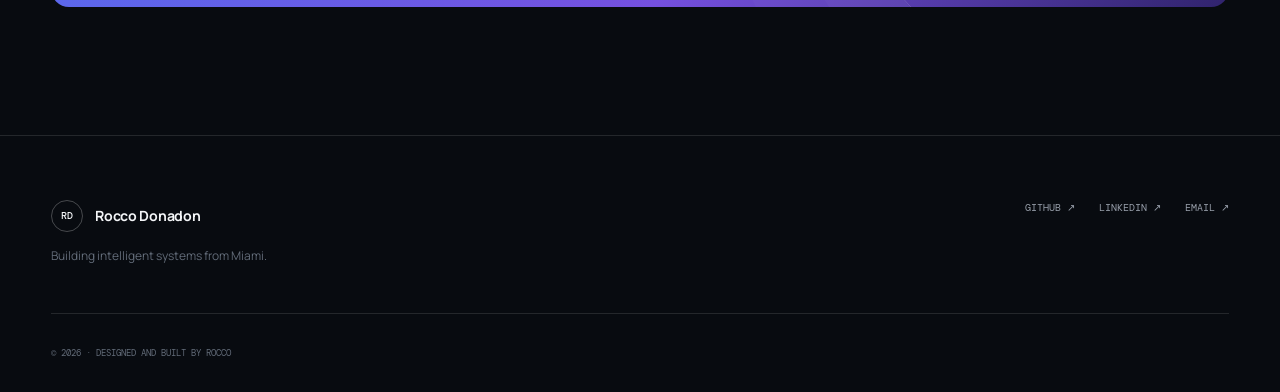
<file: work.html>
<!doctype html>
<html lang="en"><head>
  <meta charset="utf-8"><meta name="viewport" content="width=device-width, initial-scale=1">
  <title>Selected Work — Rocco Donadon</title><meta name="description" content="AI systems, agent infrastructure, spatial computing, and product engineering by Rocco Donadon.">
  <meta name="theme-color" content="#080b10"><meta name="color-scheme" content="dark"><link rel="stylesheet" href="styles.css">
  <script>document.documentElement.classList.add("js");</script><script src="data.js" defer></script><script src="ui.js" defer></script><script src="work.js" defer></script>
</head><body>
<a class="skip-link" href="#main">Skip to content</a><div class="scroll-progress" aria-hidden="true"><span id="scroll-progress"></span></div><div class="ambient ambient--one" aria-hidden="true"></div><div class="cursor-glow" id="cursor-glow" aria-hidden="true"></div>
<header class="site-header"><div class="wrap header-inner"><a class="wordmark" href="index.html"><span class="wordmark__mark">RD</span><span>Rocco Donadon</span></a><nav class="site-nav" aria-label="Primary navigation"><a href="index.html">Home</a><a href="about.html">About</a><a href="work.html" aria-current="page">Work</a><a href="updates.html">Field Notes</a></nav><a class="header-cta" href="https://github.com/rocks06">GitHub <span>↗</span></a></div></header>
<main id="main">
  <section class="page-hero"><div class="wrap"><p class="eyebrow reveal"><span class="eyebrow__signal"></span> Project archive · 2025—2026</p><h1 class="reveal">Ideas are easy.<br><span>Systems are the work.</span></h1><p class="page-hero__lede reveal">A selection of products, prototypes, and infrastructure spanning autonomous agents, computer vision, spatial computing, and applied AI.</p></div></section>
  <section class="section project-archive"><div class="wrap"><div class="archive-header reveal"><span>Selected projects</span><span id="project-count">00 projects</span></div><div class="project-grid" id="project-list"></div></div></section>
  <section class="contact-section contact-section--compact"><div class="wrap"><div class="contact-card reveal"><p class="section-kicker">Build together</p><h2>Working on something difficult?</h2><a class="button button--light" href="mailto:roccodonadon@me.com">Start a conversation <span>↗</span></a></div></div></section>
</main>
<footer class="site-footer"><div class="wrap footer-inner"><div><a class="wordmark" href="index.html"><span class="wordmark__mark">RD</span><span>Rocco Donadon</span></a><p>Building intelligent systems from Miami.</p></div><div class="footer-links"><a href="https://github.com/rocks06">GitHub ↗</a><a href="https://www.linkedin.com/in/rocco-donadon-19bb221ba/">LinkedIn ↗</a><a href="mailto:roccodonadon@me.com">Email ↗</a></div><p class="footer-meta">© 2026 · Designed and built by Rocco</p></div></footer>
</body></html>
</file>
<file: styles.css>
@import url("https://fonts.googleapis.com/css2?family=DM+Mono:wght@300;400;500&family=Manrope:wght@400;500;600;700;800&display=swap");

:root {
  --bg: #080b10;
  --bg-raised: #0d1118;
  --surface: rgba(255,255,255,.045);
  --surface-strong: rgba(255,255,255,.075);
  --text: #f3f5f7;
  --muted: #989faa;
  --dim: #626b78;
  --line: rgba(255,255,255,.115);
  --blue: #5b7cff;
  --cyan: #74e4ff;
  --violet: #9c7bff;
  --green: #77e7a0;
  --wrap: 88rem;
  --gutter: clamp(1.25rem, 4vw, 3.5rem);
  --display: "Manrope", sans-serif;
  --mono: "DM Mono", monospace;
}

*,*::before,*::after{box-sizing:border-box}
html{background:var(--bg);scroll-behavior:smooth;-webkit-text-size-adjust:100%}
body{margin:0;background:var(--bg);color:var(--text);font-family:var(--display);font-size:1rem;line-height:1.6;-webkit-font-smoothing:antialiased;overflow-x:hidden}
body::before{content:"";position:fixed;inset:0;pointer-events:none;z-index:-1;background-image:linear-gradient(rgba(255,255,255,.022) 1px,transparent 1px),linear-gradient(90deg,rgba(255,255,255,.022) 1px,transparent 1px);background-size:72px 72px;mask-image:linear-gradient(to bottom,black,transparent 86%)}
h1,h2,h3,p{margin:0} h1,h2,h3{letter-spacing:-.045em;line-height:1.02;text-wrap:balance} a{color:inherit} ul{list-style:none;margin:0;padding:0}
.wrap{width:100%;max-width:var(--wrap);margin-inline:auto;padding-inline:var(--gutter)}
::selection{color:white;background:#435fe0}
:focus-visible{outline:2px solid var(--cyan);outline-offset:4px}
.skip-link{position:fixed;left:1rem;top:-5rem;z-index:100;padding:.75rem 1rem;background:white;color:black;text-decoration:none;border-radius:8px}.skip-link:focus{top:1rem}

.scroll-progress{position:fixed;z-index:80;left:0;right:0;top:0;height:2px;background:transparent}.scroll-progress span{display:block;width:0;height:100%;background:linear-gradient(90deg,var(--blue),var(--cyan));box-shadow:0 0 12px var(--blue)}
.ambient{position:fixed;width:42rem;height:42rem;border-radius:50%;filter:blur(120px);opacity:.1;pointer-events:none;z-index:-2}.ambient--one{right:-20rem;top:-14rem;background:var(--blue)}.ambient--two{left:-25rem;top:45%;background:var(--violet)}
.cursor-glow{position:fixed;width:24rem;height:24rem;border-radius:50%;background:radial-gradient(circle,rgba(91,124,255,.085),transparent 68%);transform:translate(-50%,-50%);pointer-events:none;z-index:-1;opacity:0;transition:opacity .3s}

.site-header{position:sticky;top:0;z-index:50;border-bottom:1px solid transparent;background:rgba(8,11,16,.74);backdrop-filter:blur(18px);transition:border-color .25s}.site-header.is-scrolled{border-color:var(--line)}
.header-inner{height:5rem;display:flex;align-items:center;justify-content:space-between;gap:2rem}
.wordmark{display:inline-flex;align-items:center;gap:.75rem;font-size:.88rem;font-weight:700;text-decoration:none;letter-spacing:-.02em;white-space:nowrap}.wordmark__mark{display:grid;place-items:center;width:2rem;height:2rem;border:1px solid rgba(255,255,255,.25);border-radius:50%;font-family:var(--mono);font-size:.62rem;font-weight:500;transition:.3s}.wordmark:hover .wordmark__mark{background:white;color:var(--bg);transform:rotate(-8deg)}
.site-nav{display:flex;align-items:center;gap:.35rem;padding:.28rem;border:1px solid var(--line);border-radius:100px;background:rgba(255,255,255,.025)}.site-nav a{position:relative;padding:.48rem .88rem;border-radius:100px;color:var(--muted);font-family:var(--mono);font-size:.68rem;text-decoration:none;text-transform:uppercase;letter-spacing:.06em;transition:.2s}.site-nav a:hover,.site-nav a[aria-current]{color:white;background:var(--surface-strong)}
.header-cta{font-size:.78rem;font-weight:600;text-decoration:none}.header-cta span,.text-link span{display:inline-block;margin-left:.3rem;transition:transform .2s}.header-cta:hover span,.text-link:hover span{transform:translate(3px,-3px)}

.hero{position:relative;padding:clamp(5rem,10vw,9.5rem) 0 0}.hero__grid{display:grid;grid-template-columns:minmax(0,1.16fr) minmax(25rem,.84fr);gap:clamp(3rem,7vw,8rem);align-items:center}.hero__copy{max-width:49rem}.eyebrow,.section-kicker{font-family:var(--mono);font-size:.67rem;text-transform:uppercase;letter-spacing:.12em;color:var(--muted)}.eyebrow{display:flex;align-items:center;gap:.65rem;margin-bottom:1.6rem}.eyebrow__signal{position:relative;width:.5rem;height:.5rem;border-radius:50%;background:var(--green);box-shadow:0 0 16px var(--green)}.eyebrow__signal::after{content:"";position:absolute;inset:-5px;border:1px solid var(--green);border-radius:50%;opacity:.35;animation:pulse-ring 2.4s ease-out infinite}
.hero__title{max-width:55rem;font-size:clamp(3.35rem,6.8vw,7.3rem);font-weight:600;line-height:.94}.hero__title span,.page-hero h1 span{color:var(--dim)}
.hero__intro{max-width:43rem;display:grid;gap:.55rem;margin-top:2rem;color:var(--muted);font-size:clamp(1rem,1.4vw,1.16rem);line-height:1.62}.hero__actions{display:flex;align-items:center;gap:.85rem;margin-top:2.2rem;flex-wrap:wrap}
.button{display:inline-flex;align-items:center;justify-content:center;gap:.65rem;min-height:3rem;padding:.72rem 1rem;border:1px solid var(--line);border-radius:8px;font-size:.77rem;font-weight:700;text-decoration:none;transition:transform .2s,background .2s,border-color .2s}.button:hover{transform:translateY(-2px)}.button--primary{background:var(--text);color:var(--bg);border-color:var(--text)}.button--primary:hover{background:var(--cyan);border-color:var(--cyan)}.button--quiet:hover{background:var(--surface-strong);border-color:rgba(255,255,255,.25)}.button--light{margin-top:2rem;color:var(--bg);background:white;border-color:white}.button--light:hover{background:#dfe4ff}

.system-card{position:relative;min-height:37rem;border:1px solid var(--line);border-radius:18px;background:linear-gradient(145deg,rgba(255,255,255,.06),rgba(255,255,255,.015));box-shadow:0 30px 100px rgba(0,0,0,.35);overflow:hidden;transform-style:preserve-3d;transition:transform .15s ease-out}.system-card::before{content:"";position:absolute;inset:0;background:linear-gradient(115deg,transparent 30%,rgba(255,255,255,.055),transparent 70%);transform:translateX(-100%);animation:sheen 8s ease-in-out infinite}.system-card__top{display:flex;justify-content:space-between;position:relative;z-index:2;padding:1rem 1.2rem;border-bottom:1px solid var(--line);font-family:var(--mono);font-size:.6rem;text-transform:uppercase;letter-spacing:.1em;color:var(--muted)}.system-card__live{display:flex;align-items:center;gap:.4rem;color:var(--green)}.system-card__live i{width:5px;height:5px;border-radius:50%;background:currentColor;box-shadow:0 0 10px currentColor}
.system-map{position:relative;height:25rem;overflow:hidden;background:radial-gradient(circle at center,rgba(91,124,255,.11),transparent 42%)}.system-map::before{content:"";position:absolute;inset:0;background-image:radial-gradient(rgba(255,255,255,.25) .7px,transparent .7px);background-size:18px 18px;opacity:.16}.system-map__orbit{position:absolute;left:50%;top:50%;border:1px solid rgba(255,255,255,.08);border-radius:50%;transform:translate(-50%,-50%)}.system-map__orbit--one{width:13rem;height:13rem}.system-map__orbit--two{width:22rem;height:22rem;border-style:dashed;animation:spin 35s linear infinite}
.system-lines{position:absolute;inset:0;width:100%;height:100%}.system-lines path{fill:none;stroke:rgba(116,228,255,.23);stroke-width:1;stroke-dasharray:4 8;animation:dash 24s linear infinite}
.system-node{position:absolute;z-index:2;display:flex;align-items:center;gap:.5rem;padding:.45rem .65rem;border:1px solid var(--line);border-radius:7px;background:rgba(13,17,24,.88);box-shadow:0 8px 30px rgba(0,0,0,.25);font-family:var(--mono);font-size:.58rem;text-transform:uppercase;letter-spacing:.05em;color:#c5cbd4}.system-node i{width:5px;height:5px;border-radius:50%;background:var(--cyan);box-shadow:0 0 8px var(--cyan)}.system-node--core{left:50%;top:50%;width:5.5rem;height:5.5rem;flex-direction:column;justify-content:center;transform:translate(-50%,-50%);border-radius:50%;background:linear-gradient(145deg,#2941a1,#101b4a);border-color:rgba(116,228,255,.35);box-shadow:0 0 55px rgba(91,124,255,.32)}.system-node--core span{font-size:1.1rem;color:white}.system-node--core small{font-size:.47rem;color:#aebcff}.system-node--vision{left:13%;top:12%}.system-node--agents{right:8%;top:18%}.system-node--spatial{left:9%;bottom:14%}.system-node--action{right:9%;bottom:12%}
.system-card__console{display:grid;gap:.4rem;padding:1rem 1.2rem;border-top:1px solid var(--line);font-family:var(--mono);font-size:.57rem;color:var(--dim)}.system-card__console b{display:inline-block;width:1.8rem;color:var(--blue);font-weight:400}
.proof-strip{display:grid;grid-template-columns:repeat(4,1fr);margin-top:clamp(5rem,9vw,9rem);border-top:1px solid var(--line);border-bottom:1px solid var(--line)}.proof-strip div{display:flex;align-items:center;gap:1rem;padding:1.35rem 1rem;border-right:1px solid var(--line)}.proof-strip div:last-child{border-right:0}.proof-strip strong{font-family:var(--mono);font-size:1.2rem;font-weight:400;color:var(--cyan)}.proof-strip span{color:var(--muted);font-size:.68rem;line-height:1.45;text-transform:uppercase;letter-spacing:.05em}

.section{padding:clamp(6rem,10vw,10rem) 0}.section-heading{display:grid;grid-template-columns:1.1fr .7fr;gap:4rem;align-items:end;margin-bottom:clamp(3rem,6vw,5.5rem)}.section-heading h2,.story-intro h2{margin-top:.8rem;font-size:clamp(2.6rem,5vw,5.5rem);font-weight:500}.section-heading>p,.story-intro>p:last-child{max-width:34rem;color:var(--muted);font-size:.97rem}.section-kicker{color:var(--blue)}
.featured-grid{display:grid;grid-template-columns:repeat(12,1fr);gap:1rem}.project-card{position:relative;display:flex;min-height:26rem;flex-direction:column;padding:1.45rem;border:1px solid var(--line);border-radius:14px;background:rgba(255,255,255,.025);text-decoration:none;overflow:hidden;transition:transform .3s,border-color .3s,background .3s}.project-card:nth-child(1),.project-card:nth-child(4){grid-column:span 7}.project-card:nth-child(2),.project-card:nth-child(3){grid-column:span 5}.project-card:hover{transform:translateY(-6px);border-color:rgba(116,228,255,.36);background:rgba(255,255,255,.05)}.project-card::after{content:"";position:absolute;width:18rem;height:18rem;right:-8rem;bottom:-11rem;border-radius:50%;background:var(--card-accent,var(--blue));filter:blur(80px);opacity:.13;transition:.3s}.project-card:hover::after{opacity:.25;transform:scale(1.15)}.project-card__top{display:flex;justify-content:space-between;align-items:center;font-family:var(--mono);font-size:.6rem;text-transform:uppercase;letter-spacing:.09em;color:var(--muted)}.status{display:flex;align-items:center;gap:.42rem}.status::before{content:"";width:5px;height:5px;border-radius:50%;background:var(--dim)}.status--live::before{background:var(--green);box-shadow:0 0 9px var(--green)}.status--in-progress::before{background:var(--blue);box-shadow:0 0 9px var(--blue)}.project-card__visual{position:relative;flex:1;display:grid;place-items:center;min-height:10rem}.project-card__glyph{display:grid;place-items:center;width:6.8rem;height:6.8rem;border:1px solid rgba(255,255,255,.14);border-radius:26%;font-family:var(--mono);font-size:1.25rem;color:white;background:linear-gradient(145deg,rgba(91,124,255,.28),rgba(255,255,255,.02));box-shadow:0 0 0 1.2rem rgba(255,255,255,.018),0 0 0 2.4rem rgba(255,255,255,.012);transition:transform .5s}.project-card:hover .project-card__glyph{transform:rotate(-5deg) scale(1.05)}.project-card__body{position:relative;z-index:2}.project-card__body h3{font-size:clamp(1.65rem,3vw,2.65rem);font-weight:500}.project-card__body p{max-width:38rem;margin-top:.8rem;color:var(--muted);font-size:.86rem}.project-card__footer{display:flex;justify-content:space-between;align-items:end;margin-top:1.2rem;font-family:var(--mono);font-size:.58rem;color:var(--dim);text-transform:uppercase}.project-card__arrow{display:grid;place-items:center;width:2.3rem;height:2.3rem;border:1px solid var(--line);border-radius:50%;color:white;font-size:.9rem;transition:.25s}.project-card:hover .project-card__arrow{background:white;color:var(--bg);transform:rotate(45deg)}.section-action{display:flex;justify-content:flex-end;margin-top:2rem}.text-link{font-size:.8rem;font-weight:700;text-decoration:none;border-bottom:1px solid var(--line);padding-bottom:.4rem}

.section--capabilities{background:var(--bg-raised);border-block:1px solid var(--line)}.capability-grid{display:grid;grid-template-columns:repeat(4,1fr);border-top:1px solid var(--line);border-left:1px solid var(--line)}.capability{min-height:22rem;padding:1.35rem;border-right:1px solid var(--line);border-bottom:1px solid var(--line);transition:background .3s}.capability:hover{background:rgba(255,255,255,.035)}.capability__number{display:block;font-family:var(--mono);font-size:.65rem;color:var(--blue)}.capability__icon{position:relative;width:3rem;height:3rem;margin:3.5rem 0 2.2rem;border:1px solid var(--line);border-radius:50%}.capability__icon::before,.capability__icon::after{content:"";position:absolute;left:50%;top:50%;background:var(--cyan);transform:translate(-50%,-50%)}.capability__icon::before{width:1rem;height:1px}.capability__icon::after{width:1px;height:1rem}.capability h3{font-size:1.35rem;font-weight:600}.capability p{margin-top:.8rem;color:var(--muted);font-size:.82rem}.tag-list{display:flex;gap:.45rem;flex-wrap:wrap;margin-top:1.25rem}.tag{padding:.25rem .45rem;border:1px solid var(--line);border-radius:4px;font-family:var(--mono);font-size:.52rem;color:var(--dim);text-transform:uppercase;letter-spacing:.05em}
.section--now{padding-top:clamp(7rem,11vw,11rem)}.now-grid{display:grid;grid-template-columns:repeat(3,1fr);border-top:1px solid var(--line);border-left:1px solid var(--line)}.now-card{position:relative;min-height:22rem;padding:1.5rem;border-right:1px solid var(--line);border-bottom:1px solid var(--line);text-decoration:none;overflow:hidden;transition:background .25s}.now-card:hover{background:rgba(255,255,255,.04)}.now-card__number,.now-card__label{font-family:var(--mono);font-size:.6rem;text-transform:uppercase;letter-spacing:.08em}.now-card__number{color:var(--blue)}.now-card__label{margin-top:4rem;color:var(--dim)}.now-card h3{max-width:24rem;margin-top:.9rem;font-size:clamp(1.45rem,2.5vw,2.25rem);font-weight:600}.now-card__detail{max-width:27rem;margin-top:1rem;color:var(--muted);font-size:.84rem}.now-card__arrow{position:absolute;right:1.5rem;bottom:1.5rem;display:grid;place-items:center;width:2.4rem;height:2.4rem;border:1px solid var(--line);border-radius:50%;transition:.25s}.now-card:hover .now-card__arrow{background:white;color:var(--bg);transform:rotate(45deg)}
.proof-grid{display:grid;gap:1rem}.proof-card{display:grid;grid-template-columns:minmax(15rem,.7fr) minmax(0,1.3fr);min-height:26rem;border:1px solid var(--line);border-radius:14px;background:rgba(255,255,255,.025);text-decoration:none;overflow:hidden;transition:transform .3s,border-color .3s}.proof-card:hover{transform:translateY(-4px);border-color:rgba(116,228,255,.35)}.proof-card__visual{position:relative;display:flex;flex-direction:column;justify-content:space-between;padding:1.5rem;background:radial-gradient(circle at 45% 50%,color-mix(in srgb,var(--card-accent) 24%,transparent),transparent 48%),linear-gradient(145deg,rgba(255,255,255,.055),rgba(255,255,255,.01));border-right:1px solid var(--line)}.proof-card__visual::before{content:"";position:absolute;inset:0;background-image:radial-gradient(rgba(255,255,255,.2) .7px,transparent .7px);background-size:18px 18px;opacity:.12}.proof-card__status,.proof-card__visual small{position:relative;z-index:1;font-family:var(--mono);font-size:.58rem;text-transform:uppercase;letter-spacing:.08em;color:var(--muted)}.proof-card__status::before{content:"";display:inline-block;width:5px;height:5px;margin-right:.5rem;border-radius:50%;background:var(--green);box-shadow:0 0 9px var(--green)}.proof-card__visual strong{position:relative;z-index:1;align-self:center;font-family:var(--mono);font-size:clamp(3.5rem,8vw,8rem);font-weight:300;letter-spacing:-.08em}.proof-card__content{display:flex;flex-direction:column;justify-content:center;padding:clamp(2rem,5vw,5rem)}.proof-card__eyebrow{font-family:var(--mono);font-size:.62rem;text-transform:uppercase;letter-spacing:.08em;color:var(--cyan)}.proof-card__content h3{max-width:50rem;margin-top:1.1rem;font-size:clamp(1.6rem,3vw,3.25rem);font-weight:500;line-height:1.15}.proof-card__content>p:not(.proof-card__eyebrow){max-width:45rem;margin-top:1.4rem;color:var(--muted);font-size:.88rem}.proof-card__content .text-link{align-self:flex-start;margin-top:2rem}
.career-timeline{border-top:1px solid var(--line)}.career-milestone{display:grid;grid-template-columns:minmax(9rem,.55fr) minmax(0,1.45fr);gap:4rem;padding:2.2rem 0;border-bottom:1px solid var(--line)}.career-milestone time{font-family:var(--mono);font-size:.65rem;color:var(--cyan);text-transform:uppercase}.career-milestone h3{font-size:clamp(1.3rem,2.2vw,2rem);font-weight:600}.career-milestone p{max-width:48rem;margin-top:.8rem;color:var(--muted);font-size:.86rem}
.latest-notes{display:grid;grid-template-columns:repeat(3,1fr);border-top:1px solid var(--line);border-left:1px solid var(--line)}.latest-note{min-height:22rem;padding:1.5rem;border-right:1px solid var(--line);border-bottom:1px solid var(--line)}.latest-note time{font-family:var(--mono);font-size:.6rem;color:var(--blue);text-transform:uppercase}.latest-note h3{margin-top:4rem;font-size:clamp(1.35rem,2.2vw,2rem);font-weight:600}.latest-note p{margin-top:1rem;color:var(--muted);font-size:.84rem}
.story-layout{display:grid;grid-template-columns:.8fr 1.2fr;gap:clamp(4rem,9vw,10rem);align-items:start}.story-intro{position:sticky;top:9rem}.story-intro>p:last-child{margin-top:1.5rem}.story-list{border-top:1px solid var(--line)}.story-item{display:grid;grid-template-columns:5rem 1fr;gap:1.5rem;padding:2rem 0;border-bottom:1px solid var(--line)}.story-item__date{font-family:var(--mono);font-size:.68rem;color:var(--blue)}.story-item h3{font-size:1.45rem;font-weight:600}.story-item__body{display:grid;gap:1rem;margin-top:1rem;color:var(--muted);font-size:.86rem}.story-item__body em{color:white}
.about-hero{min-height:calc(100svh - 5rem);display:grid;align-items:center;padding:clamp(3.5rem,6vw,6rem) 0;border-bottom:1px solid var(--line)}.about-hero__grid{display:grid;grid-template-columns:minmax(0,1.08fr) minmax(20rem,.62fr);gap:clamp(3rem,7vw,7rem);align-items:center}.about-hero h1{max-width:54rem;margin-top:1.1rem;font-size:clamp(3.7rem,5.8vw,6.4rem);font-weight:500;line-height:.94}.about-hero h1 span{color:var(--dim)}.about-hero__aside{display:grid;gap:1.2rem;padding:clamp(1.5rem,3vw,2.5rem);border:1px solid var(--line);border-radius:14px;background:linear-gradient(145deg,rgba(255,255,255,.045),rgba(255,255,255,.015));color:var(--muted);font-size:1rem}.about-hero__links{display:flex;gap:1.25rem;flex-wrap:wrap;margin-top:1rem}.about-hero__links a{color:white;font-family:var(--mono);font-size:.63rem;text-transform:uppercase;text-underline-offset:5px}.about-story{border-bottom:1px solid var(--line)}
.formation-section{background:var(--bg-raised);border-bottom:1px solid var(--line)}.education-grid{display:grid;grid-template-columns:repeat(2,1fr);border-top:1px solid var(--line);border-left:1px solid var(--line)}.education-card{min-height:25rem;padding:clamp(1.5rem,4vw,3rem);border-right:1px solid var(--line);border-bottom:1px solid var(--line)}.education-card__period,.education-card__credential{font-family:var(--mono);font-size:.62rem;text-transform:uppercase;letter-spacing:.07em}.education-card__period{color:var(--cyan)}.education-card h3{max-width:32rem;margin-top:4rem;font-size:clamp(1.8rem,3.5vw,3.6rem);font-weight:500}.education-card__credential{margin-top:1.2rem;color:white}.education-card__body{max-width:40rem;margin-top:1.5rem;color:var(--muted);font-size:.9rem}

.contact-section{padding:clamp(2rem,4vw,4rem) 0 clamp(6rem,10vw,10rem)}.contact-card{position:relative;padding:clamp(2rem,7vw,6rem);border-radius:18px;background:linear-gradient(135deg,#536ff0,#7550df 58%,#30236c);overflow:hidden}.contact-card::before{content:"";position:absolute;width:30rem;height:30rem;right:-6rem;top:-13rem;border:1px solid rgba(255,255,255,.13);border-radius:50%;box-shadow:0 0 0 4rem rgba(255,255,255,.025),0 0 0 8rem rgba(255,255,255,.018)}.contact-card>*{position:relative;z-index:1}.contact-card .section-kicker{color:rgba(255,255,255,.65)}.contact-card h2{max-width:55rem;margin-top:1rem;font-size:clamp(2.4rem,5.4vw,5.7rem);font-weight:500}.contact-card>p:not(.section-kicker){max-width:40rem;margin-top:1.2rem;color:rgba(255,255,255,.76)}.contact-section--compact .contact-card{display:flex;align-items:center;justify-content:space-between;gap:2rem;padding:clamp(2rem,5vw,4rem)}.contact-section--compact .contact-card h2{font-size:clamp(2rem,4vw,4rem)}.contact-section--compact .button{margin-top:0;white-space:nowrap}
.site-footer{padding:4rem 0 2rem;border-top:1px solid var(--line)}.footer-inner{display:grid;grid-template-columns:1fr auto;gap:3rem;align-items:start}.footer-inner>div:first-child p{margin-top:.9rem;color:var(--dim);font-size:.75rem}.footer-links{display:flex;gap:1.5rem}.footer-links a{color:var(--muted);font-family:var(--mono);font-size:.62rem;text-decoration:none;text-transform:uppercase}.footer-links a:hover{color:white}.footer-meta{grid-column:1/-1;padding-top:2rem;border-top:1px solid var(--line);font-family:var(--mono);font-size:.55rem;color:var(--dim);text-transform:uppercase}

.page-hero{padding:clamp(6rem,11vw,11rem) 0 clamp(4rem,7vw,7rem);border-bottom:1px solid var(--line)}.page-hero h1{max-width:72rem;font-size:clamp(3.8rem,8.5vw,9.2rem);font-weight:500}.page-hero__lede{max-width:40rem;margin:2rem 0 0 auto;color:var(--muted);font-size:clamp(1rem,1.5vw,1.2rem)}.page-hero--notes h1{max-width:63rem}.archive-header{display:flex;justify-content:space-between;padding-bottom:1rem;border-bottom:1px solid var(--line);font-family:var(--mono);font-size:.62rem;text-transform:uppercase;color:var(--muted);letter-spacing:.07em}.project-archive{padding-top:3rem}.project-grid{display:grid;grid-template-columns:repeat(2,1fr);gap:1rem;margin-top:1rem}.project-grid .project-card{grid-column:auto!important;min-height:25rem}.notes-section{padding-top:3rem}.notes-list{border-top:0}.note{display:grid;grid-template-columns:10rem 1fr 2rem;gap:2.5rem;padding:2.5rem 0;border-bottom:1px solid var(--line);transition:padding .25s}.note:hover{padding-left:1rem}.note__date{font-family:var(--mono);font-size:.65rem;color:var(--blue)}.note h2{font-size:clamp(1.45rem,3vw,2.5rem);font-weight:500}.note p{max-width:48rem;margin-top:1rem;color:var(--muted);font-size:.88rem}.note__mark{font-family:var(--mono);color:var(--dim)}

.project-detail{padding:4rem 0 8rem}.back-link{display:inline-block;margin-bottom:4rem;color:var(--muted);font-family:var(--mono);font-size:.62rem;text-decoration:none;text-transform:uppercase}.back-link:hover{color:white}.project-hero{display:grid;grid-template-columns:1.2fr .8fr;gap:5rem;padding-bottom:5rem;border-bottom:1px solid var(--line)}.project-hero h1{font-size:clamp(4rem,8vw,8rem);font-weight:500}.project-hero__summary{margin-top:2rem;max-width:55rem;color:var(--muted);font-size:clamp(1rem,1.7vw,1.25rem)}.project-meta{display:grid;align-content:end;gap:1.4rem}.project-meta__row{display:flex;justify-content:space-between;gap:2rem;padding-bottom:.7rem;border-bottom:1px solid var(--line);font-family:var(--mono);font-size:.6rem;text-transform:uppercase}.project-meta__row span:first-child{color:var(--dim)}.project-body{display:grid;grid-template-columns:.7fr 1.3fr;gap:5rem;padding:5rem 0}.project-body__label{font-family:var(--mono);font-size:.63rem;color:var(--blue);text-transform:uppercase}.project-body__copy{color:#c2c7cf;font-size:clamp(1.08rem,1.6vw,1.3rem);line-height:1.75}.project-stack{display:flex;flex-wrap:wrap;gap:.5rem;margin-top:2rem}.project-stack span{padding:.4rem .6rem;border:1px solid var(--line);border-radius:5px;color:var(--muted);font-family:var(--mono);font-size:.56rem;text-transform:uppercase}.milestone{padding:clamp(2rem,5vw,4rem);border:1px solid rgba(116,228,255,.22);border-radius:14px;background:linear-gradient(135deg,rgba(91,124,255,.1),rgba(255,255,255,.02))}.milestone__meta{font-family:var(--mono);font-size:.6rem;color:var(--cyan);text-transform:uppercase}.milestone h2{max-width:50rem;margin-top:1rem;font-size:clamp(2rem,4vw,4rem);font-weight:500}.milestone p{max-width:52rem;margin-top:1.5rem;color:var(--muted)}.milestone a{display:inline-block;margin-top:1.5rem;font-size:.75rem;font-weight:700;text-underline-offset:5px}
.note__link,.development-event__link{display:inline-block;margin-top:1rem;font-size:.75rem;font-weight:700;text-underline-offset:5px}
.case-study{display:grid;grid-template-columns:repeat(2,1fr);margin-bottom:5rem;border-top:1px solid var(--line);border-left:1px solid var(--line)}.case-study__item{min-height:21rem;padding:clamp(1.5rem,4vw,3rem);border-right:1px solid var(--line);border-bottom:1px solid var(--line)}.case-study__label{font-family:var(--mono);font-size:.6rem;color:var(--blue);text-transform:uppercase;letter-spacing:.08em}.case-study__item h2{margin-top:3.5rem;font-size:clamp(1.5rem,3vw,2.8rem);font-weight:500}.case-study__item>p:last-child{max-width:37rem;margin-top:1.2rem;color:var(--muted);font-size:.88rem}
.project-status{position:relative;margin-bottom:5rem;padding:clamp(2rem,5vw,4rem);border:1px solid rgba(119,231,160,.28);border-radius:16px;background:linear-gradient(135deg,rgba(119,231,160,.09),rgba(91,124,255,.07) 55%,rgba(255,255,255,.02));overflow:hidden}.project-status::after{content:"";position:absolute;width:22rem;height:22rem;right:-9rem;top:-12rem;border-radius:50%;background:var(--green);filter:blur(100px);opacity:.1;pointer-events:none}.project-status>*{position:relative;z-index:1}.project-status__meta{font-family:var(--mono);font-size:.62rem;color:var(--green);text-transform:uppercase;letter-spacing:.08em}.project-status h2{max-width:56rem;margin-top:1rem;font-size:clamp(2.2rem,4.5vw,4.8rem);font-weight:500}.project-status__body,.project-status__focus{max-width:65rem;margin-top:1.5rem;color:#c8cdd5;font-size:clamp(.95rem,1.25vw,1.08rem)}.project-status__focus{padding-top:1.5rem;border-top:1px solid var(--line);color:var(--muted)}
.development-timeline{padding:1rem 0 5rem}.development-timeline__header{display:grid;grid-template-columns:.7fr 1.3fr;gap:5rem;align-items:end;margin-bottom:3rem}.development-timeline__header h2{max-width:48rem;font-size:clamp(2.2rem,4.5vw,4.8rem);font-weight:500}.development-timeline__list{border-top:1px solid var(--line)}.development-event{display:grid;grid-template-columns:minmax(9rem,.7fr) minmax(0,1.3fr);gap:5rem;padding:2.5rem 0;border-bottom:1px solid var(--line)}.development-event__date{font-family:var(--mono);font-size:.64rem;color:var(--cyan);text-transform:uppercase;letter-spacing:.05em}.development-event__content h3{font-size:clamp(1.35rem,2.4vw,2.1rem);font-weight:600}.development-event__content>p{max-width:55rem;margin-top:1rem;color:var(--muted);font-size:.9rem}.development-event__commits{display:flex;flex-wrap:wrap;gap:.45rem;margin-top:1.25rem}.development-event__commits a{padding:.3rem .5rem;border:1px solid var(--line);border-radius:5px;color:var(--cyan);font-family:var(--mono);font-size:.56rem;text-decoration:none}.development-event__commits a:hover{border-color:var(--cyan);background:rgba(116,228,255,.07)}

.js .reveal{opacity:0;transform:translateY(22px);transition:opacity .75s cubic-bezier(.2,.7,.2,1),transform .75s cubic-bezier(.2,.7,.2,1)}.js .reveal.is-visible{opacity:1;transform:none}.stagger>*{transition-delay:calc(var(--i,0) * 80ms)}
@keyframes pulse-ring{0%{transform:scale(.7);opacity:.5}70%,100%{transform:scale(1.7);opacity:0}}@keyframes spin{to{transform:translate(-50%,-50%) rotate(360deg)}}@keyframes dash{to{stroke-dashoffset:-240}}@keyframes sheen{0%,72%{transform:translateX(-100%)}88%,100%{transform:translateX(100%)}}

@media(max-width:70rem){.hero__grid{grid-template-columns:1fr}.hero__copy{max-width:64rem}.system-card{max-width:43rem}.proof-strip{grid-template-columns:repeat(2,1fr)}.proof-strip div:nth-child(2){border-right:0}.proof-strip div:nth-child(-n+2){border-bottom:1px solid var(--line)}.now-grid,.latest-notes{grid-template-columns:1fr}.now-card,.latest-note{min-height:auto}.now-card__label,.latest-note h3{margin-top:2.5rem}.proof-card{grid-template-columns:1fr}.proof-card__visual{min-height:20rem;border-right:0;border-bottom:1px solid var(--line)}.capability-grid{grid-template-columns:repeat(2,1fr)}.story-layout,.about-hero__grid{grid-template-columns:1fr}.story-intro{position:static;max-width:48rem}.about-hero{min-height:auto;padding:clamp(4.5rem,8vw,6.5rem) 0}.about-hero h1{max-width:48rem}.about-hero__aside{max-width:48rem}.project-hero{grid-template-columns:1fr}.project-meta{max-width:35rem}.project-body,.development-timeline__header,.development-event{grid-template-columns:1fr;gap:2rem}.development-event{gap:1rem}}
@media(max-width:48rem){:root{--gutter:1.15rem}.header-inner{height:4.5rem}.wordmark>span:last-child,.header-cta{display:none}.site-nav{margin-left:auto}.site-nav a{padding:.42rem .52rem;font-size:.54rem}.hero{padding-top:4rem}.hero__title{font-size:clamp(3rem,14vw,4.8rem)}.system-card{min-height:32rem}.system-map{height:21rem}.system-map__orbit--two{width:18rem;height:18rem}.proof-strip{margin-top:5rem}.proof-strip div{padding:1rem .7rem;gap:.65rem}.proof-strip strong{font-size:1rem}.proof-strip span{font-size:.56rem}.section-heading{grid-template-columns:1fr;gap:1.4rem}.featured-grid,.project-grid{display:grid;grid-template-columns:1fr}.project-card,.project-card:nth-child(n){grid-column:1!important;min-height:24rem}.proof-card__visual{min-height:16rem}.proof-card__content{padding:1.5rem}.career-milestone{grid-template-columns:1fr;gap:.75rem}.capability-grid,.case-study,.education-grid{grid-template-columns:1fr}.capability{min-height:auto}.capability__icon{margin:2.5rem 0 1.7rem}.education-card{min-height:auto}.education-card h3{margin-top:2.5rem}.story-item{grid-template-columns:3.5rem 1fr;gap:.8rem}.contact-section--compact .contact-card{display:block}.contact-section--compact .button{margin-top:1.5rem}.footer-inner{grid-template-columns:1fr}.footer-links{flex-wrap:wrap}.footer-meta{grid-column:auto}.page-hero h1,.about-hero h1{font-size:clamp(3rem,13vw,4.5rem)}.about-hero__aside{padding:1.25rem}.page-hero__lede{margin-left:0}.note{grid-template-columns:1fr;gap:.7rem}.note__mark{display:none}.project-hero{gap:3rem}.project-hero h1{font-size:clamp(3.4rem,15vw,5.4rem)}.project-body{padding:3rem 0}.case-study__item{min-height:auto}.case-study__item h2{margin-top:2rem}}
@media(pointer:coarse){.cursor-glow{display:none}}
@media(prefers-reduced-motion:reduce){html{scroll-behavior:auto}.js .reveal{opacity:1;transform:none;transition:none}.system-map__orbit--two,.system-lines path,.eyebrow__signal::after,.system-card::before{animation:none}.system-card{transform:none!important}}
</file>
